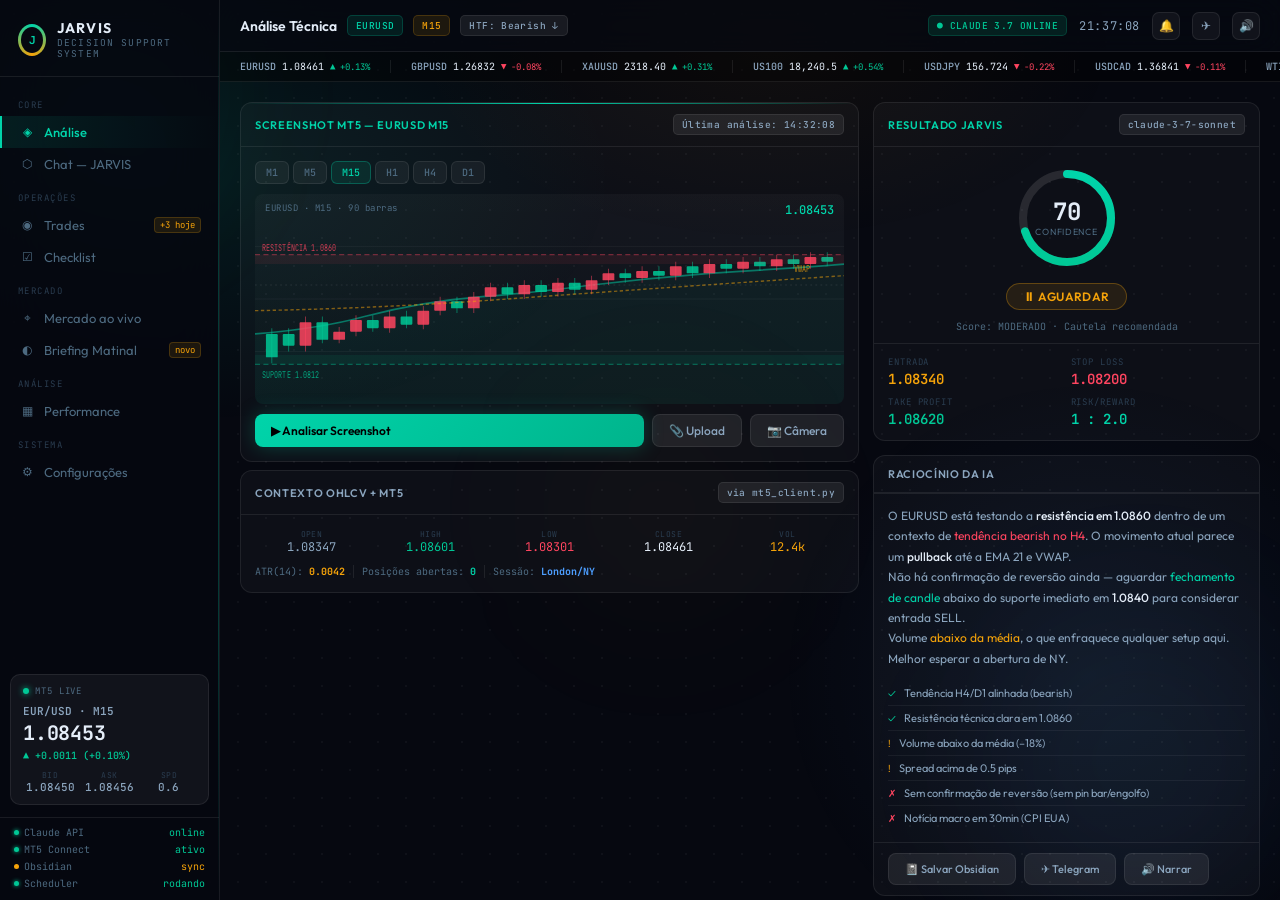
<file: docs/ui-references/jarvis_hud_v4_final.html>
<!DOCTYPE html>
<html lang="pt-BR">
<head>
<meta charset="UTF-8">
<meta name="viewport" content="width=device-width, initial-scale=1.0">
<title>Oracle Trader Assist — HUD Visual Reference v4</title>
<!-- ⚠️ REFERÊNCIA VISUAL APENAS — Design system e layout de referência.
     Nome oficial: Oracle Trader Assist (oracle_*)
     Esta referência serve apenas para direção de UX, layout e glassmorphism.
     Não representa o frontend final nem a arquitetura do sistema. -->
<link rel="preconnect" href="https://fonts.googleapis.com">
<link href="https://fonts.googleapis.com/css2?family=Outfit:wght@300;400;500;600;700&family=JetBrains+Mono:wght@300;400;500;700&display=swap" rel="stylesheet">
<style>
/* ══════════════════════════════════════════════════
   JARVIS DSS v4 — DESIGN SYSTEM
   Apple × Bloomberg × Iron Man
══════════════════════════════════════════════════ */

*, *::before, *::after { margin:0; padding:0; box-sizing:border-box; }

:root {
  /* Backgrounds */
  --bg:        #060810;
  --bg-b:      #08090F;
  --s1:        rgba(255,255,255,0.030);
  --s2:        rgba(255,255,255,0.050);
  --s3:        rgba(255,255,255,0.075);
  --s4:        rgba(255,255,255,0.110);
  --border:    rgba(255,255,255,0.080);
  --border-hi: rgba(255,255,255,0.150);

  /* Primary — Electric Teal */
  --tl:        #00D4AA;
  --tl-lo:     rgba(0,212,170,0.10);
  --tl-mid:    rgba(0,212,170,0.20);
  --tl-glow:   rgba(0,212,170,0.40);

  /* Secondary — Amber Gold */
  --am:        #F5A30A;
  --am-lo:     rgba(245,163,10,0.10);
  --am-mid:    rgba(245,163,10,0.20);

  /* Status */
  --green:     #00C896;
  --green-lo:  rgba(0,200,150,0.12);
  --red:       #FF4560;
  --red-lo:    rgba(255,69,96,0.12);
  --blue:      #4D9EFF;
  --blue-lo:   rgba(77,158,255,0.12);

  /* Text */
  --t1:   #E4EDF8;
  --t2:   #8BA5BE;
  --t3:   #4D6A80;
  --t4:   #2A3D50;

  /* Fonts */
  --sans: 'Outfit', sans-serif;
  --mono: 'JetBrains Mono', monospace;

  /* Layout */
  --sb-w: 220px;
  --top-h: 52px;
  --tick-h: 30px;
}

html, body { height:100%; overflow:hidden; }

body {
  font-family: var(--sans);
  background: var(--bg);
  color: var(--t1);
  display: flex;
  position: relative;
}

/* ── AMBIENT BACKGROUND ─────────────────────── */
body::before {
  content:'';
  position:fixed; inset:0;
  background:
    radial-gradient(ellipse 55% 45% at 15% 20%, rgba(0,212,170,0.09) 0%, transparent 60%),
    radial-gradient(ellipse 40% 55% at 85% 75%, rgba(77,158,255,0.07) 0%, transparent 60%),
    radial-gradient(ellipse 50% 40% at 60% 5%,  rgba(245,163,10,0.05) 0%, transparent 55%);
  pointer-events:none; z-index:0;
}

/* Dot grid overlay */
body::after {
  content:'';
  position:fixed; inset:0;
  background-image: radial-gradient(rgba(255,255,255,0.04) 1px, transparent 1px);
  background-size: 28px 28px;
  pointer-events:none; z-index:0;
}

/* ══════════════════════════════════════════════
   LAYOUT SHELL
══════════════════════════════════════════════ */
.shell {
  display:flex; width:100%; height:100%; position:relative; z-index:1;
}

/* ══════════════════════════════════════════════
   SIDEBAR
══════════════════════════════════════════════ */
.sidebar {
  width: var(--sb-w);
  height: 100%;
  background: rgba(6,8,16,0.85);
  backdrop-filter: blur(24px);
  border-right: 1px solid var(--border);
  display: flex;
  flex-direction: column;
  flex-shrink: 0;
  overflow: hidden;
  position: relative;
}

.sidebar::after {
  content:'';
  position:absolute; top:0; right:0;
  width:1px; height:100%;
  background: linear-gradient(to bottom, transparent 0%, var(--tl) 30%, var(--tl) 70%, transparent 100%);
  opacity:0.25;
}

/* Logo */
.logo {
  padding: 20px 18px 16px;
  border-bottom: 1px solid var(--border);
  display:flex; align-items:center; gap:11px;
}

.logo-orb {
  width:32px; height:32px;
  background: conic-gradient(from 0deg, var(--tl), var(--am), var(--tl));
  border-radius:50%;
  display:flex; align-items:center; justify-content:center;
  position:relative;
  animation: orb-spin 8s linear infinite;
}

.logo-orb::before {
  content:'';
  position:absolute; inset:3px;
  background: var(--bg);
  border-radius:50%;
}

.logo-orb::after {
  content:'J';
  font-family: var(--mono);
  font-size:11px; font-weight:700;
  color: var(--tl);
  position:relative; z-index:1;
}

@keyframes orb-spin {
  from { transform: rotate(0deg); }
  to   { transform: rotate(360deg); }
}

.logo-text { line-height:1.2; }
.logo-name { font-size:14px; font-weight:700; letter-spacing:.08em; color:var(--t1); }
.logo-sub  { font-size:9.5px; letter-spacing:.12em; color:var(--t3); text-transform:uppercase; font-family:var(--mono); }

/* Nav */
.nav { padding:10px 0; flex:1; overflow-y:auto; }
.nav::-webkit-scrollbar { width:2px; }
.nav::-webkit-scrollbar-thumb { background:var(--border-hi); }

.nav-sec {
  font-size:9px; letter-spacing:.16em; color:var(--t4);
  text-transform:uppercase; font-family:var(--mono);
  padding: 12px 18px 5px;
}

.nav-item {
  display:flex; align-items:center; gap:10px;
  padding: 8px 18px;
  cursor:pointer; border:none; background:none;
  width:100%; text-align:left;
  color:var(--t3); font-size:13px; font-family:var(--sans);
  font-weight:400; transition: all .18s;
  border-left: 2px solid transparent;
  position:relative;
}

.nav-item:hover { color:var(--t1); background:var(--s2); }

.nav-item.on {
  color:var(--tl);
  background: linear-gradient(90deg, var(--tl-lo), transparent);
  border-left-color: var(--tl);
  font-weight:500;
}

.nav-item .ni { font-size:12px; width:14px; text-align:center; }

.nav-badge {
  margin-left:auto;
  font-family:var(--mono); font-size:9px;
  background:var(--am-lo); color:var(--am);
  border:1px solid var(--am-mid); border-radius:4px;
  padding:1px 5px;
}

/* MT5 Widget */
.mt5 {
  margin:10px 10px 12px;
  background:var(--s2); border:1px solid var(--border);
  border-radius:10px; padding:10px 12px;
}

.mt5-head {
  display:flex; align-items:center; gap:6px;
  font-family:var(--mono); font-size:9px; color:var(--t3);
  letter-spacing:.1em; text-transform:uppercase; margin-bottom:7px;
}

.live-dot {
  width:6px; height:6px; border-radius:50%;
  background:var(--green);
  box-shadow: 0 0 6px var(--green);
  animation: pulse 2s infinite;
}

@keyframes pulse { 0%,100%{opacity:1} 50%{opacity:.4} }

.mt5-sym { font-size:11px; font-weight:600; color:var(--t2); font-family:var(--mono); margin-bottom:2px; }
.mt5-price {
  font-family:var(--mono); font-size:20px; font-weight:700;
  color:var(--t1); letter-spacing:-.01em; margin-bottom:3px;
}

.mt5-chg { font-family:var(--mono); font-size:10px; font-weight:500; margin-bottom:8px; }
.pos { color:var(--green); } .neg { color:var(--red); }

.mt5-grid { display:grid; grid-template-columns:1fr 1fr 1fr; gap:5px; }
.mt5-cell { text-align:center; }
.mt5-lbl { font-size:8px; color:var(--t4); font-family:var(--mono); letter-spacing:.06em; text-transform:uppercase; }
.mt5-val { font-size:11px; color:var(--t2); font-family:var(--mono); font-weight:500; }

/* System status */
.sys-status {
  padding:8px 14px 10px;
  border-top:1px solid var(--border);
  display:flex; flex-direction:column; gap:4px;
}

.sys-row {
  display:flex; align-items:center; justify-content:space-between;
  font-size:10px; color:var(--t3); font-family:var(--mono);
}

.sys-dot { width:5px; height:5px; border-radius:50%; margin-right:5px; }
.ok  { background:var(--green); box-shadow:0 0 4px var(--green); }
.warn{ background:var(--am); }
.err { background:var(--red); }

/* ══════════════════════════════════════════════
   MAIN
══════════════════════════════════════════════ */
.main { flex:1; display:flex; flex-direction:column; overflow:hidden; min-width:0; }

/* Topbar */
.topbar {
  height:var(--top-h);
  background:rgba(6,8,16,0.75); backdrop-filter:blur(20px);
  border-bottom:1px solid var(--border);
  display:flex; align-items:center; justify-content:space-between;
  padding:0 20px; flex-shrink:0;
}

.topbar-l { display:flex; align-items:center; gap:10px; }
.page-title { font-size:14px; font-weight:600; color:var(--t1); }

.badge {
  font-family:var(--mono); font-size:9.5px; font-weight:500;
  padding:3px 8px; border-radius:5px; letter-spacing:.04em;
}

.badge-tl { background:var(--tl-lo); color:var(--tl); border:1px solid rgba(0,212,170,.2); }
.badge-am { background:var(--am-lo); color:var(--am); border:1px solid rgba(245,163,10,.2); }
.badge-g  { background:var(--green-lo); color:var(--green); border:1px solid rgba(0,200,150,.2); }
.badge-r  { background:var(--red-lo); color:var(--red); border:1px solid rgba(255,69,96,.2); }
.badge-b  { background:var(--blue-lo); color:var(--blue); border:1px solid rgba(77,158,255,.2); }
.badge-s  { background:var(--s3); color:var(--t2); border:1px solid var(--border); }

.topbar-r { display:flex; align-items:center; gap:12px; }

.clock {
  font-family:var(--mono); font-size:12px; color:var(--t2); letter-spacing:.05em;
}

.topbar-btn {
  width:28px; height:28px; border-radius:7px;
  background:var(--s2); border:1px solid var(--border);
  cursor:pointer; font-size:12px; color:var(--t2);
  display:flex; align-items:center; justify-content:center;
  transition:all .15s;
}
.topbar-btn:hover { background:var(--s3); color:var(--t1); }

/* Ticker */
.ticker-wrap {
  height:var(--tick-h); background:rgba(0,0,0,0.4);
  border-bottom:1px solid var(--border);
  overflow:hidden; flex-shrink:0;
  display:flex; align-items:center;
}

.ticker-inner {
  display:flex; gap:0; white-space:nowrap;
  animation: ticker-scroll 45s linear infinite;
}

@keyframes ticker-scroll {
  from { transform:translateX(0); }
  to   { transform:translateX(-50%); }
}

.tick-item {
  display:inline-flex; align-items:center; gap:6px;
  padding:0 20px; border-right:1px solid var(--border);
  font-family:var(--mono); font-size:10px;
}

.tick-sym { color:var(--t2); font-weight:500; }
.tick-p   { color:var(--t1); }
.tick-chg { font-size:9px; }

/* Content area */
.content { flex:1; overflow:hidden; position:relative; }
.page    { display:none; height:100%; overflow-y:auto; padding:20px; }
.page.on { display:block; }
.page::-webkit-scrollbar { width:4px; }
.page::-webkit-scrollbar-thumb { background:var(--border-hi); border-radius:2px; }

/* ══════════════════════════════════════════════
   GRID / CARDS
══════════════════════════════════════════════ */
.g3 { display:grid; grid-template-columns:1fr 1fr 1fr; gap:14px; }
.g2 { display:grid; grid-template-columns:1fr 1fr; gap:14px; }
.gc { } /* full col */

.card {
  background:var(--s1); border:1px solid var(--border);
  border-radius:12px; overflow:hidden;
  position:relative; transition:border-color .2s;
}

.card:hover { border-color:var(--border-hi); }

/* Corner bracket decoration */
.card::before, .card::after {
  content:''; position:absolute;
  width:10px; height:10px; z-index:1;
}
.card::before {
  top:6px; left:6px;
  border-top:1px solid var(--tl-glow); border-left:1px solid var(--tl-glow);
  opacity:0; transition:opacity .2s;
}
.card::after {
  bottom:6px; right:6px;
  border-bottom:1px solid var(--tl-glow); border-right:1px solid var(--tl-glow);
  opacity:0; transition:opacity .2s;
}
.card:hover::before, .card:hover::after { opacity:1; }

.card-head {
  display:flex; align-items:center; justify-content:space-between;
  padding:11px 14px; border-bottom:1px solid var(--border);
}

.card-title { font-size:11px; font-weight:600; letter-spacing:.06em; text-transform:uppercase; color:var(--t2); }
.card-title.tl { color:var(--tl); }
.card-title.am { color:var(--am); }
.card-title.g  { color:var(--green); }
.card-title.r  { color:var(--red); }

.card-body { padding:14px; }
.card-body.np { padding:0; }

/* ══════════════════════════════════════════════
   BUTTONS
══════════════════════════════════════════════ */
.btn {
  padding:8px 16px; border-radius:8px; font-size:12px; font-weight:500;
  cursor:pointer; border:none; transition:all .15s; font-family:var(--sans);
  display:inline-flex; align-items:center; gap:6px;
}

.btn-tl {
  background: linear-gradient(135deg, var(--tl), rgba(0,180,140,1));
  color:#000; font-weight:600;
  box-shadow: 0 0 20px rgba(0,212,170,0.25);
}
.btn-tl:hover { transform:translateY(-1px); box-shadow:0 4px 24px rgba(0,212,170,0.35); }

.btn-am { background:var(--am-mid); color:var(--am); border:1px solid var(--am-mid); }
.btn-am:hover { background:var(--am-lo); }

.btn-ghost { background:var(--s3); color:var(--t2); border:1px solid var(--border); }
.btn-ghost:hover { background:var(--s4); color:var(--t1); }

.btn-danger { background:var(--red-lo); color:var(--red); border:1px solid rgba(255,69,96,.2); }

/* ══════════════════════════════════════════════
   ① ANÁLISE PAGE
══════════════════════════════════════════════ */
#pg-analysis .analysis-layout {
  display:grid; grid-template-columns:1.6fr 1fr; gap:14px;
}

.chart-card { position:relative; }

.chart-canvas {
  width:100%; height:200px;
  background: linear-gradient(180deg, var(--s1) 0%, rgba(0,212,170,0.02) 100%);
  border-radius:8px; overflow:hidden; position:relative;
  margin-bottom:10px;
}

.chart-overlay-label {
  position:absolute; top:8px; left:10px;
  font-family:var(--mono); font-size:9px; color:var(--t3); letter-spacing:.06em;
}

.chart-overlay-price {
  position:absolute; top:8px; right:10px;
  font-family:var(--mono); font-size:12px; font-weight:500; color:var(--tl);
}

.tf-tabs {
  display:flex; gap:4px; margin-bottom:10px;
}

.tf-tab {
  padding:4px 10px; border-radius:6px; font-size:10px;
  font-family:var(--mono); font-weight:500; cursor:pointer;
  background:var(--s2); border:1px solid var(--border); color:var(--t3);
  transition:all .14s;
}
.tf-tab.on { background:var(--tl-lo); color:var(--tl); border-color:rgba(0,212,170,.3); }

.chart-actions { display:flex; gap:8px; }

/* Analysis result */
.confidence-ring-wrap {
  display:flex; flex-direction:column; align-items:center; padding:16px 0 10px;
}

.cring { position:relative; width:110px; height:110px; }

.cring svg { transform:rotate(-90deg); }

.cring-bg   { fill:none; stroke:var(--s4); stroke-width:8; }
.cring-fill { fill:none; stroke-width:8; stroke-linecap:round; transition:stroke-dashoffset 1.4s cubic-bezier(.4,0,.2,1); }

.cring-label {
  position:absolute; inset:0;
  display:flex; flex-direction:column; align-items:center; justify-content:center;
}

.cring-num { font-family:var(--mono); font-size:24px; font-weight:700; color:var(--t1); line-height:1; }
.cring-txt { font-size:9px; letter-spacing:.08em; text-transform:uppercase; color:var(--t3); margin-top:2px; }

.suggestion-pill {
  display:inline-block; padding:5px 16px; border-radius:20px;
  font-size:12px; font-weight:600; letter-spacing:.04em;
  margin:10px 0;
}

.pill-buy   { background:var(--green-lo); color:var(--green); border:1px solid rgba(0,200,150,.3); }
.pill-sell  { background:var(--red-lo);   color:var(--red);   border:1px solid rgba(255,69,96,.3); }
.pill-wait  { background:var(--am-lo);    color:var(--am);    border:1px solid rgba(245,163,10,.3); }
.pill-avoid { background:var(--s3);       color:var(--t3);    border:1px solid var(--border); }

.analysis-text {
  font-size:12px; line-height:1.7; color:var(--t2); padding:12px 14px;
  border-top:1px solid var(--border);
}

.analysis-text strong { color:var(--t1); font-weight:500; }
.analysis-text .hl-tl { color:var(--tl); }
.analysis-text .hl-am { color:var(--am); }
.analysis-text .hl-r  { color:var(--red); }

/* Setup box */
.setup-grid {
  display:grid; grid-template-columns:1fr 1fr; gap:8px;
  padding:12px 14px;
}

.setup-item {}
.setup-lbl { font-size:9px; text-transform:uppercase; letter-spacing:.1em; color:var(--t4); font-family:var(--mono); margin-bottom:2px; }
.setup-val { font-family:var(--mono); font-size:14px; font-weight:600; color:var(--t1); }
.setup-val.pos { color:var(--green); }
.setup-val.neg { color:var(--red); }
.setup-val.am  { color:var(--am); }

/* Reasoning list */
.reason-list { padding:0 14px 12px; }
.reason-item {
  display:flex; gap:8px; align-items:flex-start;
  font-size:11px; color:var(--t2); padding:5px 0;
  border-bottom:1px solid var(--s2);
}
.reason-item:last-child { border:none; }
.ri-icon { font-size:10px; margin-top:1px; flex-shrink:0; }
.ri-ok   { color:var(--green); }
.ri-warn { color:var(--am); }
.ri-bad  { color:var(--red); }

/* Upload drop area */
.drop-zone {
  border:2px dashed var(--border-hi); border-radius:10px;
  padding:24px; text-align:center; cursor:pointer;
  transition:all .2s; margin-bottom:10px;
  background:var(--s1);
}
.drop-zone:hover { border-color:var(--tl); background:var(--tl-lo); }
.drop-icon { font-size:24px; margin-bottom:6px; opacity:.5; }
.drop-label { font-size:12px; color:var(--t3); }
.drop-sub   { font-size:10px; color:var(--t4); margin-top:3px; }

/* ══════════════════════════════════════════════
   ② CHAT PAGE
══════════════════════════════════════════════ */
#pg-chat { display:flex; flex-direction:column; padding:0; }

.chat-area {
  flex:1; overflow-y:auto; padding:20px;
  display:flex; flex-direction:column; gap:14px;
}
.chat-area::-webkit-scrollbar { width:3px; }
.chat-area::-webkit-scrollbar-thumb { background:var(--border-hi); }

.msg { max-width:78%; display:flex; flex-direction:column; gap:4px; }
.msg-jarvis { align-self:flex-start; }
.msg-user   { align-self:flex-end; align-items:flex-end; }

.msg-name { font-size:9.5px; letter-spacing:.06em; color:var(--t4); font-family:var(--mono); text-transform:uppercase; }

.msg-bubble {
  padding:10px 14px; border-radius:12px;
  font-size:12.5px; line-height:1.65; color:var(--t1);
}
.jarvis-bubble {
  background:var(--s2); border:1px solid var(--border);
  border-bottom-left-radius:3px;
}
.user-bubble {
  background: linear-gradient(135deg, rgba(0,212,170,0.15), rgba(0,180,140,0.08));
  border:1px solid rgba(0,212,170,0.2);
  border-bottom-right-radius:3px;
}

.msg-meta { font-size:9px; color:var(--t4); font-family:var(--mono); }

.chat-confidence {
  display:inline-flex; align-items:center; gap:6px;
  background:var(--s3); border:1px solid var(--border);
  border-radius:6px; padding:4px 10px; margin-top:6px;
  font-family:var(--mono); font-size:10px;
}

.typing-anim {
  display:inline-flex; gap:4px; align-items:center; padding:4px 0;
}
.typing-dot {
  width:5px; height:5px; border-radius:50%; background:var(--tl);
  animation: typing 1.2s infinite;
}
.typing-dot:nth-child(2) { animation-delay:.2s; }
.typing-dot:nth-child(3) { animation-delay:.4s; }
@keyframes typing { 0%,100%{opacity:.2;transform:translateY(0)} 50%{opacity:1;transform:translateY(-3px)} }

.quick-actions {
  display:flex; gap:6px; flex-wrap:wrap; margin-bottom:8px;
}
.qa-btn {
  background:var(--s2); border:1px solid var(--border);
  border-radius:20px; padding:4px 12px; font-size:11px;
  color:var(--t2); cursor:pointer; transition:all .15s;
}
.qa-btn:hover { background:var(--tl-lo); border-color:rgba(0,212,170,.3); color:var(--tl); }

.chat-input-bar {
  padding:12px 20px 16px;
  border-top:1px solid var(--border);
  background:rgba(6,8,16,0.8);
  display:flex; gap:8px; align-items:flex-end;
}

.chat-input {
  flex:1; background:var(--s2); border:1px solid var(--border);
  border-radius:10px; padding:9px 14px;
  color:var(--t1); font-size:13px; font-family:var(--sans);
  resize:none; outline:none; min-height:40px; max-height:120px;
  transition:border-color .15s;
}
.chat-input:focus { border-color:rgba(0,212,170,.4); }
.chat-input::placeholder { color:var(--t4); }

/* ══════════════════════════════════════════════
   ③ TRADES PAGE
══════════════════════════════════════════════ */
.stats-bar {
  display:grid; grid-template-columns:repeat(5,1fr); gap:10px; margin-bottom:14px;
}

.stat-card {
  background:var(--s2); border:1px solid var(--border);
  border-radius:10px; padding:12px 14px;
  text-align:center;
}
.stat-lbl { font-size:9px; text-transform:uppercase; letter-spacing:.1em; color:var(--t4); font-family:var(--mono); margin-bottom:4px; }
.stat-val { font-family:var(--mono); font-size:18px; font-weight:700; color:var(--t1); line-height:1; }
.stat-sub { font-size:9px; color:var(--t3); margin-top:2px; font-family:var(--mono); }

.filter-tabs { display:flex; gap:4px; margin-bottom:12px; }
.ftab {
  padding:5px 14px; border-radius:7px; font-size:11px; font-weight:500;
  cursor:pointer; background:var(--s2); border:1px solid var(--border);
  color:var(--t3); transition:all .14s;
}
.ftab.on { background:var(--tl-lo); color:var(--tl); border-color:rgba(0,212,170,.3); }

.trade-table { width:100%; border-collapse:collapse; font-size:12px; }
.trade-table th {
  font-family:var(--mono); font-size:9px; letter-spacing:.1em; text-transform:uppercase;
  color:var(--t4); font-weight:400; padding:8px 10px; text-align:left;
  border-bottom:1px solid var(--border);
}
.trade-table td {
  padding:9px 10px; border-bottom:1px solid var(--s2);
  color:var(--t2); vertical-align:middle;
}
.trade-table tr:hover td { background:var(--s2); color:var(--t1); }
.trade-table td.mono { font-family:var(--mono); font-size:11px; }
.trade-table td.win  { color:var(--green); font-weight:600; }
.trade-table td.loss { color:var(--red);   font-weight:600; }
.trade-table td.be   { color:var(--am);    font-weight:600; }

.setup-tag {
  background:var(--s3); border:1px solid var(--border);
  border-radius:4px; padding:2px 7px; font-size:9.5px;
  font-family:var(--mono); color:var(--t3);
}

/* ══════════════════════════════════════════════
   ④ MERCADO PAGE
══════════════════════════════════════════════ */
.mkt-grid { display:grid; grid-template-columns:repeat(3,1fr); gap:12px; margin-bottom:14px; }

.mkt-card {
  background:var(--s2); border:1px solid var(--border);
  border-radius:10px; padding:12px 14px; cursor:pointer;
  transition:all .15s;
}
.mkt-card:hover { border-color:var(--border-hi); }
.mkt-card.sel { border-color:var(--tl); background:var(--tl-lo); }

.mkt-sym  { font-family:var(--mono); font-size:11px; font-weight:600; color:var(--t2); margin-bottom:2px; }
.mkt-p    { font-family:var(--mono); font-size:18px; font-weight:700; color:var(--t1); margin-bottom:3px; }
.mkt-chg  { font-family:var(--mono); font-size:10px; }

.tf-align-grid {
  display:grid; grid-template-columns:repeat(6,1fr); gap:6px;
  padding:12px 14px;
}

.tfa {
  background:var(--s2); border:1px solid var(--border);
  border-radius:8px; padding:8px 6px; text-align:center;
}
.tfa-name { font-family:var(--mono); font-size:9px; color:var(--t4); letter-spacing:.05em; margin-bottom:5px; }
.tfa-trend {
  font-size:14px; font-weight:700; border-radius:5px;
  padding:3px 8px; display:inline-block;
  font-family:var(--mono); font-size:10px;
}
.tfa-up   { background:var(--green-lo); color:var(--green); }
.tfa-down { background:var(--red-lo);   color:var(--red);   }
.tfa-side { background:var(--am-lo);    color:var(--am);    }

.session-bar {
  display:flex; height:32px; border-radius:8px; overflow:hidden;
  margin:12px 14px 8px;
}
.session-seg { display:flex; align-items:center; justify-content:center; font-size:9px; font-family:var(--mono); }
.sess-sydney  { background:rgba(77,158,255,.12); color:var(--blue); flex:1.5; }
.sess-tokyo   { background:rgba(245,163,10,.10); color:var(--am);   flex:1.5; }
.sess-london  { background:rgba(0,212,170,.12);  color:var(--tl);   flex:2; }
.sess-ny      { background:rgba(255,69,96,.10);  color:var(--red);  flex:2; }
.sess-overlap { background:rgba(0,212,170,.22);  color:var(--tl);   flex:.8; }

/* ══════════════════════════════════════════════
   ⑤ PERFORMANCE PAGE
══════════════════════════════════════════════ */
.perf-top { display:grid; grid-template-columns:200px 1fr 1fr; gap:14px; margin-bottom:14px; }

.wr-gauge { text-align:center; padding:14px; }
.wr-gauge svg { display:block; margin:0 auto 8px; }

.gauge-arc { fill:none; stroke-width:14; stroke-linecap:round; }
.gauge-bg  { stroke:var(--s4); }
.gauge-val { stroke:var(--green); stroke-dasharray:220; stroke-dashoffset:60; transition:stroke-dashoffset 1.5s ease; }

.wr-num  { font-family:var(--mono); font-size:28px; font-weight:700; color:var(--green); }
.wr-sub  { font-size:10px; color:var(--t3); letter-spacing:.06em; text-transform:uppercase; }

.metric-rows { display:flex; flex-direction:column; gap:8px; padding:12px 14px; }
.mrow {
  display:flex; align-items:center; justify-content:space-between;
  font-size:12px; padding:5px 0; border-bottom:1px solid var(--s2);
}
.mrow:last-child { border:none; }
.mrow-lbl { color:var(--t3); }
.mrow-val { font-family:var(--mono); font-weight:600; color:var(--t1); font-size:13px; }

.pnl-bars { padding:12px 14px; }
.pnl-bar-row { display:flex; align-items:center; gap:8px; margin-bottom:7px; }
.pnl-day  { font-family:var(--mono); font-size:9px; color:var(--t4); width:28px; }
.pnl-bar-track { flex:1; height:14px; background:var(--s2); border-radius:3px; overflow:hidden; }
.pnl-bar-fill  { height:100%; border-radius:3px; transition:width 1s ease; }
.pnl-bar-pos   { background:linear-gradient(90deg, var(--green-lo), var(--green)); }
.pnl-bar-neg   { background:linear-gradient(90deg, var(--red), var(--red-lo)); }
.pnl-val  { font-family:var(--mono); font-size:9px; color:var(--t2); width:55px; text-align:right; }

/* ══════════════════════════════════════════════
   ⑥ BRIEFING PAGE
══════════════════════════════════════════════ */
.briefing-text {
  font-size:13px; line-height:1.8; color:var(--t2);
  padding:16px 18px;
}
.briefing-text h3 { color:var(--tl); font-size:12px; letter-spacing:.06em; text-transform:uppercase; margin:12px 0 6px; font-family:var(--mono); }
.briefing-text p  { margin-bottom:10px; }
.briefing-text strong { color:var(--t1); font-weight:500; }

.watchlist-item {
  display:flex; align-items:center; justify-content:space-between;
  padding:10px 14px; border-bottom:1px solid var(--s2);
}
.watchlist-item:last-child { border:none; }
.wi-left  { display:flex; flex-direction:column; gap:2px; }
.wi-sym   { font-family:var(--mono); font-size:12px; font-weight:600; color:var(--t1); }
.wi-setup { font-size:10px; color:var(--t3); }
.wi-right { text-align:right; }
.wi-tf    { font-family:var(--mono); font-size:10px; }

/* ══════════════════════════════════════════════
   ⑦ CHECKLIST PAGE
══════════════════════════════════════════════ */
.checklist-layout { display:grid; grid-template-columns:1fr 340px; gap:14px; }

.check-group { margin-bottom:10px; }
.check-group-title {
  font-size:9px; letter-spacing:.12em; text-transform:uppercase;
  color:var(--t4); font-family:var(--mono); padding:8px 14px 5px;
  border-top:1px solid var(--s2);
}

.check-item {
  display:flex; align-items:flex-start; gap:10px;
  padding:9px 14px; border-bottom:1px solid var(--s2);
  cursor:pointer; transition:background .14s;
  -webkit-user-select:none; user-select:none;
}
.check-item:hover { background:var(--s2); }

.check-box {
  width:16px; height:16px; border-radius:4px;
  border:1.5px solid var(--border-hi); flex-shrink:0;
  display:flex; align-items:center; justify-content:center;
  transition:all .15s; margin-top:1px;
}
.check-item.checked .check-box {
  background:var(--tl); border-color:var(--tl);
}
.check-item.checked .check-box::after { content:'✓'; font-size:10px; color:#000; font-weight:700; }
.check-item.blocked .check-box { border-color:var(--red); background:var(--red-lo); }
.check-item.blocked .check-box::after { content:'✗'; font-size:10px; color:var(--red); font-weight:700; }

.check-text { font-size:12px; color:var(--t2); line-height:1.5; }
.check-item.checked .check-text { color:var(--t3); text-decoration:line-through; }

.check-score-bar {
  height:4px; border-radius:2px; background:var(--s3);
  margin:14px 14px 4px; overflow:hidden;
}
.check-score-fill { height:100%; border-radius:2px; transition:width .5s ease; }
.score-low  { background:var(--red); }
.score-mid  { background:var(--am); }
.score-high { background:var(--green); }

.score-label { font-family:var(--mono); font-size:11px; color:var(--t3); text-align:center; margin-bottom:8px; }

/* Risk calculator */
.risk-inputs { display:grid; grid-template-columns:1fr 1fr; gap:8px; padding:12px 14px; }

.risk-field label { font-size:9px; text-transform:uppercase; letter-spacing:.1em; color:var(--t4); font-family:var(--mono); display:block; margin-bottom:4px; }
.risk-field input {
  width:100%; background:var(--s3); border:1px solid var(--border);
  border-radius:7px; padding:7px 10px; color:var(--t1);
  font-family:var(--mono); font-size:13px; outline:none;
  transition:border-color .14s;
}
.risk-field input:focus { border-color:rgba(0,212,170,.4); }

.risk-result { padding:10px 14px; border-top:1px solid var(--border); }
.risk-row { display:flex; justify-content:space-between; align-items:center; padding:5px 0; }
.risk-row-lbl { font-size:11px; color:var(--t3); }
.risk-row-val { font-family:var(--mono); font-size:13px; font-weight:600; }

/* Anti-FOMO */
.fomo-item {
  display:flex; align-items:center; justify-content:space-between;
  padding:9px 14px; border-bottom:1px solid var(--s2);
  font-size:11px;
}
.fomo-label { color:var(--t2); }
.fomo-status { font-family:var(--mono); font-size:10px; padding:2px 8px; border-radius:4px; font-weight:500; }
.fs-ok   { background:var(--green-lo); color:var(--green); }
.fs-warn { background:var(--am-lo); color:var(--am); }
.fs-bad  { background:var(--red-lo); color:var(--red); }

/* ══════════════════════════════════════════════
   ⑧ CONFIG PAGE
══════════════════════════════════════════════ */
.config-section { margin-bottom:14px; }
.config-title { font-size:10px; text-transform:uppercase; letter-spacing:.12em; color:var(--t4); font-family:var(--mono); padding:0 14px 8px; }

.config-row {
  display:flex; align-items:center; justify-content:space-between;
  padding:10px 14px; border-bottom:1px solid var(--s2);
}
.config-row:last-child { border:none; }
.config-lbl { font-size:12px; color:var(--t2); }
.config-sub { font-size:10px; color:var(--t4); margin-top:1px; }
.config-val { font-family:var(--mono); font-size:11px; color:var(--t3); }
.config-masked { letter-spacing:.1em; color:var(--t4); }

.toggle {
  width:34px; height:18px; background:var(--s4); border-radius:9px;
  cursor:pointer; position:relative; transition:background .2s;
}
.toggle.on { background:var(--tl); }
.toggle::after {
  content:''; position:absolute; width:12px; height:12px; border-radius:50%;
  background:#fff; top:3px; left:3px; transition:transform .2s;
}
.toggle.on::after { transform:translateX(16px); }

.status-indicator {
  display:flex; align-items:center; gap:5px;
  font-family:var(--mono); font-size:10px;
}

/* ══════════════════════════════════════════════
   SCAN LINE ANIMATION ON ACTIVE CARD
══════════════════════════════════════════════ */
@keyframes scan {
  0%  { transform:translateY(-100%); opacity:0; }
  10% { opacity:.4; }
  90% { opacity:.4; }
  100%{ transform:translateY(100vh); opacity:0; }
}

.scan-line {
  position:absolute; top:0; left:0; right:0; height:1px;
  background:linear-gradient(90deg, transparent, var(--tl), transparent);
  animation:scan 3s linear infinite;
  pointer-events:none;
}

/* ══════════════════════════════════════════════
   SCROLLBAR GLOBAL
══════════════════════════════════════════════ */
::-webkit-scrollbar        { width:4px; height:4px; }
::-webkit-scrollbar-track  { background:transparent; }
::-webkit-scrollbar-thumb  { background:var(--border-hi); border-radius:2px; }

/* ══════════════════════════════════════════════
   DIVIDER + MISC
══════════════════════════════════════════════ */
.divider { border:none; border-top:1px solid var(--border); margin:10px 0; }
.mono    { font-family:var(--mono); }
.gap8    { display:flex; gap:8px; flex-wrap:wrap; }
.mt8 { margin-top:8px; }
.mb8 { margin-bottom:8px; }
.row { display:flex; align-items:center; gap:8px; }

/* Chart SVG */
.svg-chart-wrap { width:100%; position:relative; }
</style>
</head>
<body>

<!-- AMBIENT ORBS -->
<div style="position:fixed;top:-80px;left:-80px;width:350px;height:350px;border-radius:50%;background:radial-gradient(circle,rgba(0,212,170,0.12),transparent 70%);filter:blur(60px);pointer-events:none;z-index:0;animation:orb-drift 14s ease-in-out infinite alternate"></div>
<div style="position:fixed;bottom:-60px;right:-60px;width:400px;height:400px;border-radius:50%;background:radial-gradient(circle,rgba(77,158,255,0.08),transparent 70%);filter:blur(70px);pointer-events:none;z-index:0;animation:orb-drift 18s ease-in-out infinite alternate-reverse"></div>
<div style="position:fixed;top:40%;left:40%;width:300px;height:300px;border-radius:50%;background:radial-gradient(circle,rgba(245,163,10,0.05),transparent 70%);filter:blur(80px);pointer-events:none;z-index:0"></div>
<style>@keyframes orb-drift{from{transform:translate(0,0)}to{transform:translate(30px,20px)}}</style>

<!-- SHELL -->
<div class="shell">

  <!-- ╔══════════════════════════════╗
       ║  SIDEBAR                    ║
       ╚══════════════════════════════╝ -->
  <aside class="sidebar">

    <!-- Logo -->
    <div class="logo">
      <div class="logo-orb"></div>
      <div class="logo-text">
        <div class="logo-name">JARVIS</div>
        <div class="logo-sub">Decision Support System</div>
      </div>
    </div>

    <!-- Navigation -->
    <nav class="nav">
      <div class="nav-sec">Core</div>
      <button class="nav-item on" onclick="nav('analysis',this)"><span class="ni">◈</span>Análise</button>
      <button class="nav-item" onclick="nav('chat',this)"><span class="ni">⬡</span>Chat — JARVIS</button>

      <div class="nav-sec">Operações</div>
      <button class="nav-item" onclick="nav('trades',this)"><span class="ni">◉</span>Trades <span class="nav-badge">+3 hoje</span></button>
      <button class="nav-item" onclick="nav('checklist',this)"><span class="ni">☑</span>Checklist</button>

      <div class="nav-sec">Mercado</div>
      <button class="nav-item" onclick="nav('market',this)"><span class="ni">⌖</span>Mercado ao vivo</button>
      <button class="nav-item" onclick="nav('briefing',this)"><span class="ni">◐</span>Briefing Matinal <span class="nav-badge">novo</span></button>

      <div class="nav-sec">Análise</div>
      <button class="nav-item" onclick="nav('perf',this)"><span class="ni">▦</span>Performance</button>

      <div class="nav-sec">Sistema</div>
      <button class="nav-item" onclick="nav('config',this)"><span class="ni">⚙</span>Configurações</button>
    </nav>

    <!-- MT5 Live Widget -->
    <div class="mt5">
      <div class="mt5-head"><div class="live-dot"></div>MT5 LIVE</div>
      <div class="mt5-sym" id="sb-sym">EUR/USD · M15</div>
      <div class="mt5-price" id="sb-price">1.08461</div>
      <div class="mt5-chg pos" id="sb-chg">▲ +0.0014 (+0.13%)</div>
      <div class="mt5-grid">
        <div class="mt5-cell">
          <div class="mt5-lbl">BID</div>
          <div class="mt5-val" id="sb-bid">1.08458</div>
        </div>
        <div class="mt5-cell">
          <div class="mt5-lbl">ASK</div>
          <div class="mt5-val" id="sb-ask">1.08464</div>
        </div>
        <div class="mt5-cell">
          <div class="mt5-lbl">SPD</div>
          <div class="mt5-val">0.6</div>
        </div>
      </div>
    </div>

    <!-- System Status -->
    <div class="sys-status">
      <div class="sys-row"><span style="display:flex;align-items:center"><span class="sys-dot ok"></span>Claude API</span><span style="color:#00C896">online</span></div>
      <div class="sys-row"><span style="display:flex;align-items:center"><span class="sys-dot ok"></span>MT5 Connect</span><span style="color:#00C896">ativo</span></div>
      <div class="sys-row"><span style="display:flex;align-items:center"><span class="sys-dot warn"></span>Obsidian</span><span style="color:#F5A30A">sync</span></div>
      <div class="sys-row"><span style="display:flex;align-items:center"><span class="sys-dot ok"></span>Scheduler</span><span style="color:#00C896">rodando</span></div>
    </div>
  </aside>

  <!-- ╔══════════════════════════════╗
       ║  MAIN                       ║
       ╚══════════════════════════════╝ -->
  <main class="main">

    <!-- Topbar -->
    <div class="topbar">
      <div class="topbar-l">
        <div class="page-title" id="page-title">Análise Técnica</div>
        <span class="badge badge-tl" id="topbar-sym">EURUSD</span>
        <span class="badge badge-am" id="topbar-tf">M15</span>
        <span class="badge badge-s" id="topbar-extra">HTF: Bearish ↓</span>
      </div>
      <div class="topbar-r">
        <span class="badge badge-g">● CLAUDE 3.7 ONLINE</span>
        <div class="clock" id="clock">--:--:--</div>
        <div class="topbar-btn" title="Notificações">🔔</div>
        <div class="topbar-btn" title="Telegram">✈</div>
        <div class="topbar-btn" title="TTS">🔊</div>
      </div>
    </div>

    <!-- Market Ticker -->
    <div class="ticker-wrap">
      <div class="ticker-inner" id="ticker">
        <!-- duplicated for seamless loop -->
        <span class="tick-item"><span class="tick-sym">EURUSD</span><span class="tick-p">1.08461</span><span class="tick-chg pos">▲ +0.13%</span></span>
        <span class="tick-item"><span class="tick-sym">GBPUSD</span><span class="tick-p">1.26832</span><span class="tick-chg neg">▼ -0.08%</span></span>
        <span class="tick-item"><span class="tick-sym">XAUUSD</span><span class="tick-p">2318.40</span><span class="tick-chg pos">▲ +0.31%</span></span>
        <span class="tick-item"><span class="tick-sym">US100</span><span class="tick-p">18,240.5</span><span class="tick-chg pos">▲ +0.54%</span></span>
        <span class="tick-item"><span class="tick-sym">USDJPY</span><span class="tick-p">156.724</span><span class="tick-chg neg">▼ -0.22%</span></span>
        <span class="tick-item"><span class="tick-sym">USDCAD</span><span class="tick-p">1.36841</span><span class="tick-chg neg">▼ -0.11%</span></span>
        <span class="tick-item"><span class="tick-sym">WTI</span><span class="tick-p">78.32</span><span class="tick-chg pos">▲ +0.67%</span></span>
        <span class="tick-item"><span class="tick-sym">AUDUSD</span><span class="tick-p">0.65104</span><span class="tick-chg pos">▲ +0.09%</span></span>
        <span class="tick-item"><span class="tick-sym">EURJPY</span><span class="tick-p">169.842</span><span class="tick-chg neg">▼ -0.14%</span></span>
        <!-- duplicate for infinite scroll -->
        <span class="tick-item"><span class="tick-sym">EURUSD</span><span class="tick-p">1.08461</span><span class="tick-chg pos">▲ +0.13%</span></span>
        <span class="tick-item"><span class="tick-sym">GBPUSD</span><span class="tick-p">1.26832</span><span class="tick-chg neg">▼ -0.08%</span></span>
        <span class="tick-item"><span class="tick-sym">XAUUSD</span><span class="tick-p">2318.40</span><span class="tick-chg pos">▲ +0.31%</span></span>
        <span class="tick-item"><span class="tick-sym">US100</span><span class="tick-p">18,240.5</span><span class="tick-chg pos">▲ +0.54%</span></span>
        <span class="tick-item"><span class="tick-sym">USDJPY</span><span class="tick-p">156.724</span><span class="tick-chg neg">▼ -0.22%</span></span>
        <span class="tick-item"><span class="tick-sym">USDCAD</span><span class="tick-p">1.36841</span><span class="tick-chg neg">▼ -0.11%</span></span>
        <span class="tick-item"><span class="tick-sym">WTI</span><span class="tick-p">78.32</span><span class="tick-chg pos">▲ +0.67%</span></span>
        <span class="tick-item"><span class="tick-sym">AUDUSD</span><span class="tick-p">0.65104</span><span class="tick-chg pos">▲ +0.09%</span></span>
        <span class="tick-item"><span class="tick-sym">EURJPY</span><span class="tick-p">169.842</span><span class="tick-chg neg">▼ -0.14%</span></span>
      </div>
    </div>

    <!-- Pages -->
    <div class="content">

      <!-- ══════════════════════════════════════
           ① ANÁLISE
      ══════════════════════════════════════ -->
      <div id="pg-analysis" class="page on">
        <div class="analysis-layout">

          <!-- LEFT: Chart + Controls -->
          <div>
            <div class="card mb8">
              <div class="scan-line"></div>
              <div class="card-head">
                <span class="card-title tl">Screenshot MT5 — EURUSD M15</span>
                <span class="badge badge-s">Última análise: 14:32:08</span>
              </div>
              <div class="card-body">
                <div class="tf-tabs">
                  <div class="tf-tab">M1</div>
                  <div class="tf-tab">M5</div>
                  <div class="tf-tab on">M15</div>
                  <div class="tf-tab">H1</div>
                  <div class="tf-tab">H4</div>
                  <div class="tf-tab">D1</div>
                </div>

                <!-- SVG Mock Chart -->
                <div class="chart-canvas" style="height:210px;position:relative">
                  <div class="chart-overlay-label">EURUSD · M15 · 90 barras</div>
                  <div class="chart-overlay-price" id="chart-price">1.08461</div>
                  <svg width="100%" height="100%" viewBox="0 0 700 180" preserveAspectRatio="none" style="position:absolute;inset:0">
                    <!-- Grid lines -->
                    <line x1="0" y1="45"  x2="700" y2="45"  stroke="rgba(255,255,255,0.04)" stroke-width="1"/>
                    <line x1="0" y1="90"  x2="700" y2="90"  stroke="rgba(255,255,255,0.04)" stroke-width="1"/>
                    <line x1="0" y1="135" x2="700" y2="135" stroke="rgba(255,255,255,0.04)" stroke-width="1"/>
                    <!-- EMA area fill -->
                    <path d="M0,120 Q80,115 130,105 Q200,92 270,88 Q340,84 400,78 Q470,72 540,68 Q610,65 700,60 L700,180 L0,180Z" fill="rgba(0,212,170,0.05)"/>
                    <!-- EMA line -->
                    <path d="M0,120 Q80,115 130,105 Q200,92 270,88 Q340,84 400,78 Q470,72 540,68 Q610,65 700,60" fill="none" stroke="rgba(0,212,170,0.5)" stroke-width="1.5"/>
                    <!-- Candles (simplified) -->
                    <!-- bearish candles -->
                    <g id="candles"></g>
                    <!-- Resistance zone -->
                    <rect x="0" y="52" width="700" height="8" fill="rgba(255,69,96,0.08)"/>
                    <line x1="0" y1="52" x2="700" y2="52" stroke="rgba(255,69,96,0.4)" stroke-width="1" stroke-dasharray="6,4"/>
                    <text x="8" y="49" fill="rgba(255,69,96,0.8)" font-size="8" font-family="JetBrains Mono,monospace">RESISTÊNCIA 1.0860</text>
                    <!-- Support zone -->
                    <rect x="0" y="138" width="700" height="8" fill="rgba(0,200,150,0.08)"/>
                    <line x1="0" y1="146" x2="700" y2="146" stroke="rgba(0,200,150,0.4)" stroke-width="1" stroke-dasharray="6,4"/>
                    <text x="8" y="158" fill="rgba(0,200,150,0.8)" font-size="8" font-family="JetBrains Mono,monospace">SUPORTE 1.0812</text>
                    <!-- VWAP -->
                    <path d="M0,100 Q150,98 300,90 Q450,82 700,70" fill="none" stroke="rgba(245,163,10,0.5)" stroke-width="1.2" stroke-dasharray="4,3"/>
                    <text x="640" y="67" fill="rgba(245,163,10,0.8)" font-size="8" font-family="JetBrains Mono,monospace">VWAP</text>
                    <!-- Current price line -->
                    <line x1="0" y1="78" x2="700" y2="78" stroke="rgba(255,255,255,0.2)" stroke-width="0.5" stroke-dasharray="2,4"/>
                  </svg>
                </div>

                <div class="chart-actions mt8">
                  <button class="btn btn-tl" style="flex:1" onclick="simulateAnalysis()">▶ Analisar Screenshot</button>
                  <button class="btn btn-ghost">📎 Upload</button>
                  <button class="btn btn-ghost">📷 Câmera</button>
                </div>
              </div>
            </div>

            <!-- OHLCV Context -->
            <div class="card">
              <div class="card-head">
                <span class="card-title">Contexto OHLCV + MT5</span>
                <span class="badge badge-s">via mt5_client.py</span>
              </div>
              <div class="card-body">
                <div style="display:grid;grid-template-columns:repeat(5,1fr);gap:6px">
                  <div style="text-align:center">
                    <div class="mt5-lbl">OPEN</div>
                    <div style="font-family:var(--mono);font-size:12px;color:var(--t2)">1.08347</div>
                  </div>
                  <div style="text-align:center">
                    <div class="mt5-lbl">HIGH</div>
                    <div style="font-family:var(--mono);font-size:12px;color:var(--green)">1.08601</div>
                  </div>
                  <div style="text-align:center">
                    <div class="mt5-lbl">LOW</div>
                    <div style="font-family:var(--mono);font-size:12px;color:var(--red)">1.08301</div>
                  </div>
                  <div style="text-align:center">
                    <div class="mt5-lbl">CLOSE</div>
                    <div style="font-family:var(--mono);font-size:12px;color:var(--t1)">1.08461</div>
                  </div>
                  <div style="text-align:center">
                    <div class="mt5-lbl">VOL</div>
                    <div style="font-family:var(--mono);font-size:12px;color:var(--am)">12.4k</div>
                  </div>
                </div>
                <div style="display:flex;gap:8px;margin-top:10px;font-size:10px;color:var(--t3);font-family:var(--mono)">
                  <span>ATR(14): <strong style="color:var(--am)">0.0042</strong></span>
                  <span style="border-left:1px solid var(--border);padding-left:8px">Posições abertas: <strong style="color:var(--tl)">0</strong></span>
                  <span style="border-left:1px solid var(--border);padding-left:8px">Sessão: <strong style="color:var(--blue)">London/NY</strong></span>
                </div>
              </div>
            </div>
          </div>

          <!-- RIGHT: Analysis Result -->
          <div style="display:flex;flex-direction:column;gap:14px">

            <!-- Confidence Ring -->
            <div class="card">
              <div class="card-head">
                <span class="card-title tl">Resultado JARVIS</span>
                <span class="badge badge-s">claude-3-7-sonnet</span>
              </div>
              <div class="confidence-ring-wrap">
                <div class="cring">
                  <svg width="110" height="110" viewBox="0 0 110 110">
                    <circle class="cring-bg"   cx="55" cy="55" r="44"/>
                    <circle class="cring-fill" cx="55" cy="55" r="44"
                      stroke="url(#ringGrad)"
                      stroke-dasharray="276.5"
                      stroke-dashoffset="83"
                      id="conf-ring"/>
                    <defs>
                      <linearGradient id="ringGrad" x1="0%" y1="0%" x2="100%" y2="0%">
                        <stop offset="0%"   stop-color="#00C896"/>
                        <stop offset="100%" stop-color="#00D4AA"/>
                      </linearGradient>
                    </defs>
                  </svg>
                  <div class="cring-label">
                    <div class="cring-num" id="conf-num">70</div>
                    <div class="cring-txt">Confidence</div>
                  </div>
                </div>
                <div class="suggestion-pill pill-wait" id="sugg-pill">⏸ AGUARDAR</div>
                <div style="font-size:10px;color:var(--t3);font-family:var(--mono)">Score: MODERADO · Cautela recomendada</div>
              </div>

              <!-- Setup Details -->
              <div class="setup-grid" style="border-top:1px solid var(--border)">
                <div class="setup-item">
                  <div class="setup-lbl">Entrada</div>
                  <div class="setup-val am">1.08340</div>
                </div>
                <div class="setup-item">
                  <div class="setup-lbl">Stop Loss</div>
                  <div class="setup-val neg">1.08200</div>
                </div>
                <div class="setup-item">
                  <div class="setup-lbl">Take Profit</div>
                  <div class="setup-val pos">1.08620</div>
                </div>
                <div class="setup-item">
                  <div class="setup-lbl">Risk/Reward</div>
                  <div class="setup-val tl" style="color:var(--tl)">1 : 2.0</div>
                </div>
              </div>
            </div>

            <!-- Analysis Text -->
            <div class="card">
              <div class="card-head">
                <span class="card-title">Raciocínio da IA</span>
              </div>
              <div class="analysis-text">
                <p>O EURUSD está testando a <strong>resistência em 1.0860</strong> dentro de um contexto de <span class="hl-r">tendência bearish no H4</span>. O movimento atual parece um <strong>pullback</strong> até a EMA 21 e VWAP.</p>
                <p>Não há confirmação de reversão ainda — aguardar <span class="hl-tl">fechamento de candle</span> abaixo do suporte imediato em <strong>1.0840</strong> para considerar entrada SELL.</p>
                <p>Volume <span class="hl-am">abaixo da média</span>, o que enfraquece qualquer setup aqui. Melhor esperar a abertura de NY.</p>
              </div>

              <!-- Factor checklist -->
              <div class="reason-list">
                <div class="reason-item"><span class="ri-icon ri-ok">✓</span>Tendência H4/D1 alinhada (bearish)</div>
                <div class="reason-item"><span class="ri-icon ri-ok">✓</span>Resistência técnica clara em 1.0860</div>
                <div class="reason-item"><span class="ri-icon ri-warn">!</span>Volume abaixo da média (–18%)</div>
                <div class="reason-item"><span class="ri-icon ri-warn">!</span>Spread acima de 0.5 pips</div>
                <div class="reason-item"><span class="ri-icon ri-bad">✗</span>Sem confirmação de reversão (sem pin bar/engolfo)</div>
                <div class="reason-item"><span class="ri-icon ri-bad">✗</span>Notícia macro em 30min (CPI EUA)</div>
              </div>

              <div style="padding:10px 14px;border-top:1px solid var(--border)">
                <div class="gap8">
                  <button class="btn btn-ghost" style="font-size:11px">📓 Salvar Obsidian</button>
                  <button class="btn btn-ghost" style="font-size:11px">✈ Telegram</button>
                  <button class="btn btn-ghost" style="font-size:11px">🔊 Narrar</button>
                </div>
              </div>
            </div>

          </div><!-- /right col -->
        </div><!-- /analysis-layout -->
      </div><!-- /pg-analysis -->


      <!-- ══════════════════════════════════════
           ② CHAT
      ══════════════════════════════════════ -->
      <div id="pg-chat" class="page" style="padding:0;display:none;flex-direction:column">
        <div class="chat-area" id="chat-area">

          <!-- JARVIS intro -->
          <div class="msg msg-jarvis">
            <div class="msg-name">JARVIS</div>
            <div class="msg-bubble jarvis-bubble">
              Bom dia. Analisei o mercado esta manhã — o EURUSD está em zona de decisão técnica. Sessão europeia com volume abaixo da média. Nenhum setup de alta convicção por enquanto.<br><br>
              Use <strong>@analisar [screenshot]</strong> para análise completa, ou me pergunte sobre qualquer ativo.
              <div class="chat-confidence">
                <span style="color:var(--t4)">Sistema:</span>
                <span style="color:var(--green)">Claude 3.7 · online</span>
                <span style="color:var(--t4)">·</span>
                <span style="color:var(--am)">Obsidian: 142 notas</span>
              </div>
            </div>
            <div class="msg-meta">09:15:42</div>
          </div>

          <!-- User message -->
          <div class="msg msg-user">
            <div class="msg-name" style="color:var(--t4)">você</div>
            <div class="msg-bubble user-bubble">
              Qual foi meu win rate nos últimos 30 dias no EURUSD?
            </div>
            <div class="msg-meta">09:18:03</div>
          </div>

          <!-- JARVIS response with data -->
          <div class="msg msg-jarvis" style="max-width:88%">
            <div class="msg-name">JARVIS</div>
            <div class="msg-bubble jarvis-bubble">
              Consultei o Obsidian e SQLite — aqui está o resumo:<br><br>
              <div style="background:var(--s3);border:1px solid var(--border);border-radius:8px;padding:10px 12px;font-family:var(--mono);font-size:11px;margin:6px 0">
                <div style="display:grid;grid-template-columns:1fr 1fr 1fr 1fr;gap:8px;margin-bottom:8px">
                  <div><div style="color:var(--t4);font-size:9px">WIN RATE</div><div style="color:var(--green);font-size:16px;font-weight:700">64%</div></div>
                  <div><div style="color:var(--t4);font-size:9px">TRADES</div><div style="color:var(--t1);font-size:16px;font-weight:700">22</div></div>
                  <div><div style="color:var(--t4);font-size:9px">P&L</div><div style="color:var(--green);font-size:16px;font-weight:700">+4.8R</div></div>
                  <div><div style="color:var(--t4);font-size:9px">PROFIT F.</div><div style="color:var(--am);font-size:16px;font-weight:700">1.74</div></div>
                </div>
                <div style="color:var(--t3)">Melhor setup: <span style="color:var(--tl)">Pullback EMA</span> (71% wr · 12 trades)</div>
                <div style="color:var(--t3)">Pior horário: <span style="color:var(--red)">09:00–10:00 BRT</span> (abertura europeia)</div>
              </div>
              Seu Profit Factor de <strong>1.74</strong> está sólido. O ponto de atenção é a queda no final da tarde — últimos 5 trades entre 16h–18h: 2W/3L. Revise se há fadiga de tela nesse horário.
            </div>
            <div class="msg-meta">09:18:07 · Obsidian + SQLite</div>
          </div>

          <!-- User -->
          <div class="msg msg-user">
            <div class="msg-name" style="color:var(--t4)">você</div>
            <div class="msg-bubble user-bubble">O setup atual no EURUSD vale entrar?</div>
            <div class="msg-meta">09:21:14</div>
          </div>

          <!-- JARVIS typing -->
          <div class="msg msg-jarvis" id="typing-msg">
            <div class="msg-name">JARVIS</div>
            <div class="msg-bubble jarvis-bubble">
              <div class="typing-anim">
                <div class="typing-dot"></div>
                <div class="typing-dot"></div>
                <div class="typing-dot"></div>
              </div>
            </div>
          </div>

        </div><!-- /chat-area -->

        <!-- Quick actions -->
        <div style="padding:10px 20px 0;border-top:1px solid var(--border);background:rgba(6,8,16,0.8)">
          <div class="quick-actions">
            <div class="qa-btn">▶ Analisar Setup</div>
            <div class="qa-btn">📊 Briefing de hoje</div>
            <div class="qa-btn">📓 Últimos trades</div>
            <div class="qa-btn">⚠ Checklist pré-trade</div>
            <div class="qa-btn">📈 Performance mensal</div>
          </div>
        </div>

        <!-- Input -->
        <div class="chat-input-bar">
          <textarea class="chat-input" id="chat-input" placeholder="Pergunte ao JARVIS... (@analisar, @setup, @performance)" rows="1"></textarea>
          <button class="btn btn-ghost" title="Anexar screenshot">📎</button>
          <button class="btn btn-tl" onclick="sendMsg()">→</button>
        </div>
      </div><!-- /pg-chat -->


      <!-- ══════════════════════════════════════
           ③ TRADES
      ══════════════════════════════════════ -->
      <div id="pg-trades" class="page" style="display:none">

        <!-- Stats Bar -->
        <div class="stats-bar">
          <div class="stat-card">
            <div class="stat-lbl">P&L Hoje</div>
            <div class="stat-val pos">+1.6R</div>
            <div class="stat-sub">+$128 · 2W 1L</div>
          </div>
          <div class="stat-card">
            <div class="stat-lbl">Win Rate</div>
            <div class="stat-val" style="color:var(--green)">64%</div>
            <div class="stat-sub">22 trades · 30d</div>
          </div>
          <div class="stat-card">
            <div class="stat-lbl">Profit Factor</div>
            <div class="stat-val" style="color:var(--am)">1.74</div>
            <div class="stat-sub">acima do mínimo (1.5)</div>
          </div>
          <div class="stat-card">
            <div class="stat-lbl">Max Drawdown</div>
            <div class="stat-val neg">-2.4R</div>
            <div class="stat-sub">dentro do limite</div>
          </div>
          <div class="stat-card">
            <div class="stat-lbl">Avg R/Trade</div>
            <div class="stat-val" style="color:var(--tl)">+0.22R</div>
            <div class="stat-sub">expectância positiva</div>
          </div>
        </div>

        <!-- Trade Table -->
        <div class="card">
          <div class="card-head">
            <span class="card-title">Histórico de Trades</span>
            <div class="filter-tabs" style="margin-bottom:0">
              <div class="ftab on">Hoje</div>
              <div class="ftab">Semana</div>
              <div class="ftab">Mês</div>
              <div class="ftab">Todos</div>
            </div>
          </div>
          <div class="card-body np">
            <table class="trade-table">
              <thead>
                <tr>
                  <th>Data/Hora</th>
                  <th>Ativo</th>
                  <th>Dir.</th>
                  <th>Setup</th>
                  <th>TF</th>
                  <th>Entrada</th>
                  <th>SL</th>
                  <th>TP</th>
                  <th>Saída</th>
                  <th>R/R</th>
                  <th>Resultado</th>
                  <th>Score</th>
                  <th>Obsidian</th>
                </tr>
              </thead>
              <tbody>
                <tr>
                  <td class="mono" style="color:var(--t3)">15/05 · 09:42</td>
                  <td class="mono">EURUSD</td>
                  <td><span class="badge badge-r" style="font-size:9px">SELL</span></td>
                  <td><span class="setup-tag">Pullback EMA</span></td>
                  <td class="mono">M15</td>
                  <td class="mono">1.0847</td>
                  <td class="mono" style="color:var(--red)">1.0863</td>
                  <td class="mono" style="color:var(--green)">1.0815</td>
                  <td class="mono">1.0820</td>
                  <td class="mono">1:2.0</td>
                  <td class="mono win">+1.7R</td>
                  <td><span class="badge badge-g" style="font-size:9px">82</span></td>
                  <td style="font-size:11px;color:var(--tl)">📓</td>
                </tr>
                <tr>
                  <td class="mono" style="color:var(--t3)">15/05 · 08:15</td>
                  <td class="mono">GBPUSD</td>
                  <td><span class="badge badge-g" style="font-size:9px">BUY</span></td>
                  <td><span class="setup-tag">Breakout S/R</span></td>
                  <td class="mono">H1</td>
                  <td class="mono">1.2668</td>
                  <td class="mono" style="color:var(--red)">1.2645</td>
                  <td class="mono" style="color:var(--green)">1.2714</td>
                  <td class="mono">1.2712</td>
                  <td class="mono">1:2.0</td>
                  <td class="mono win">+1.9R</td>
                  <td><span class="badge badge-g" style="font-size:9px">78</span></td>
                  <td style="font-size:11px;color:var(--tl)">📓</td>
                </tr>
                <tr>
                  <td class="mono" style="color:var(--t3)">14/05 · 15:20</td>
                  <td class="mono">EURUSD</td>
                  <td><span class="badge badge-r" style="font-size:9px">SELL</span></td>
                  <td><span class="setup-tag">Topo duplo</span></td>
                  <td class="mono">M15</td>
                  <td class="mono">1.0852</td>
                  <td class="mono" style="color:var(--red)">1.0868</td>
                  <td class="mono" style="color:var(--green)">1.0820</td>
                  <td class="mono">1.0866</td>
                  <td class="mono">1:2.0</td>
                  <td class="mono loss">-1.0R</td>
                  <td><span class="badge badge-r" style="font-size:9px">55</span></td>
                  <td style="font-size:11px;color:var(--tl)">📓</td>
                </tr>
                <tr>
                  <td class="mono" style="color:var(--t3)">14/05 · 11:05</td>
                  <td class="mono">XAUUSD</td>
                  <td><span class="badge badge-g" style="font-size:9px">BUY</span></td>
                  <td><span class="setup-tag">Ordem Interna</span></td>
                  <td class="mono">M5</td>
                  <td class="mono">2304.20</td>
                  <td class="mono" style="color:var(--red)">2297.00</td>
                  <td class="mono" style="color:var(--green)">2318.60</td>
                  <td class="mono">2316.10</td>
                  <td class="mono">1:1.66</td>
                  <td class="mono win">+1.6R</td>
                  <td><span class="badge badge-g" style="font-size:9px">88</span></td>
                  <td style="font-size:11px;color:var(--tl)">📓</td>
                </tr>
                <tr>
                  <td class="mono" style="color:var(--t3)">13/05 · 10:30</td>
                  <td class="mono">USDJPY</td>
                  <td><span class="badge badge-r" style="font-size:9px">SELL</span></td>
                  <td><span class="setup-tag">Falha de breakout</span></td>
                  <td class="mono">H1</td>
                  <td class="mono">156.82</td>
                  <td class="mono" style="color:var(--red)">157.20</td>
                  <td class="mono" style="color:var(--green)">156.06</td>
                  <td class="mono">156.82</td>
                  <td class="mono">1:2.0</td>
                  <td class="mono be">0.0R</td>
                  <td><span class="badge badge-am" style="font-size:9px">62</span></td>
                  <td style="font-size:11px;color:var(--tl)">📓</td>
                </tr>
              </tbody>
            </table>
          </div>
        </div>
      </div><!-- /pg-trades -->


      <!-- ══════════════════════════════════════
           ④ MERCADO
      ══════════════════════════════════════ -->
      <div id="pg-market" class="page" style="display:none">

        <!-- Asset Grid -->
        <div class="mkt-grid">
          <div class="mkt-card sel">
            <div class="mkt-sym">EUR/USD</div>
            <div class="mkt-p">1.08461</div>
            <div class="mkt-chg pos">▲ +0.0014 (+0.13%)</div>
          </div>
          <div class="mkt-card">
            <div class="mkt-sym">GBP/USD</div>
            <div class="mkt-p">1.26832</div>
            <div class="mkt-chg neg">▼ -0.0011 (-0.08%)</div>
          </div>
          <div class="mkt-card">
            <div class="mkt-sym">XAU/USD</div>
            <div class="mkt-p">2318.40</div>
            <div class="mkt-chg pos">▲ +7.20 (+0.31%)</div>
          </div>
          <div class="mkt-card">
            <div class="mkt-sym">USD/JPY</div>
            <div class="mkt-p">156.724</div>
            <div class="mkt-chg neg">▼ -0.344 (-0.22%)</div>
          </div>
          <div class="mkt-card">
            <div class="mkt-sym">US100</div>
            <div class="mkt-p">18,240.5</div>
            <div class="mkt-chg pos">▲ +98.0 (+0.54%)</div>
          </div>
          <div class="mkt-card">
            <div class="mkt-sym">WTI</div>
            <div class="mkt-p">78.32</div>
            <div class="mkt-chg pos">▲ +0.52 (+0.67%)</div>
          </div>
        </div>

        <div class="g2">
          <!-- Multi-TF Alignment -->
          <div class="card">
            <div class="card-head">
              <span class="card-title tl">Multi-Timeframe — EURUSD</span>
              <span class="badge badge-r">Bearish dominante</span>
            </div>
            <div class="tf-align-grid">
              <div class="tfa"><div class="tfa-name">MN</div><div class="tfa-trend tfa-down">↓ BEAR</div></div>
              <div class="tfa"><div class="tfa-name">W1</div><div class="tfa-trend tfa-down">↓ BEAR</div></div>
              <div class="tfa"><div class="tfa-name">D1</div><div class="tfa-trend tfa-down">↓ BEAR</div></div>
              <div class="tfa"><div class="tfa-name">H4</div><div class="tfa-trend tfa-side">→ LATE</div></div>
              <div class="tfa"><div class="tfa-name">H1</div><div class="tfa-trend tfa-side">→ LATE</div></div>
              <div class="tfa"><div class="tfa-name">M15</div><div class="tfa-trend tfa-up">↑ PBK</div></div>
            </div>
            <div style="padding:8px 14px 12px;font-size:11px;color:var(--t3)">
              Pullback em andamento no M15 dentro de tendência bearish D1. Aguardar exaustão do pullback para SELL.
            </div>
          </div>

          <!-- Sessions -->
          <div class="card">
            <div class="card-head">
              <span class="card-title am">Sessões de Mercado</span>
              <span class="badge badge-g">London + NY abertas</span>
            </div>
            <div class="card-body" style="padding-top:8px">
              <div class="session-bar">
                <div class="session-seg sess-sydney" style="opacity:.4">SYD</div>
                <div class="session-seg sess-tokyo" style="opacity:.4">TOK</div>
                <div class="session-seg sess-london">LON ●</div>
                <div class="session-seg sess-overlap">OVL</div>
                <div class="session-seg sess-ny">NY ●</div>
              </div>
              <div style="display:flex;gap:12px;font-size:10px;font-family:var(--mono);color:var(--t3);padding:8px 0">
                <span><span style="color:var(--tl)">●</span> London: 06:00–15:00 BRT</span>
                <span><span style="color:var(--red)">●</span> NY: 10:00–19:00 BRT</span>
              </div>
              <div style="font-size:10px;color:var(--am);font-family:var(--mono)">⚠ Overlap ativo — alta volatilidade</div>
            </div>

            <!-- Macro Calendar -->
            <div class="card-head" style="margin-top:4px"><span class="card-title">Calendário Macro Hoje</span></div>
            <div>
              <div class="watchlist-item">
                <div class="wi-left">
                  <div class="wi-sym">CPI EUA (MoM)</div>
                  <div class="wi-setup">15:30 BRT · 🔴 Alto impacto</div>
                </div>
                <div class="wi-right">
                  <div class="wi-tf" style="color:var(--am)">Prev: +0.3%</div>
                  <div class="wi-tf" style="color:var(--t3)">Ant: +0.4%</div>
                </div>
              </div>
              <div class="watchlist-item">
                <div class="wi-left">
                  <div class="wi-sym">Initial Jobless Claims</div>
                  <div class="wi-setup">15:30 BRT · 🟡 Médio impacto</div>
                </div>
                <div class="wi-right">
                  <div class="wi-tf" style="color:var(--t2)">Prev: 215k</div>
                </div>
              </div>
            </div>
          </div>
        </div>
      </div><!-- /pg-market -->


      <!-- ══════════════════════════════════════
           ⑤ PERFORMANCE
      ══════════════════════════════════════ -->
      <div id="pg-perf" class="page" style="display:none">

        <div class="perf-top">
          <!-- Win Rate Gauge -->
          <div class="card">
            <div class="card-head"><span class="card-title g">Win Rate</span></div>
            <div class="wr-gauge">
              <svg width="140" height="100" viewBox="0 0 140 100">
                <path d="M 20 90 A 50 50 0 0 1 120 90" fill="none" stroke="rgba(255,255,255,0.06)" stroke-width="14" stroke-linecap="round"/>
                <path d="M 20 90 A 50 50 0 0 1 120 90" fill="none" stroke="url(#gaugGrad)" stroke-width="14" stroke-linecap="round"
                  stroke-dasharray="160" stroke-dashoffset="56"/>
                <defs>
                  <linearGradient id="gaugGrad" x1="0%" y1="0%" x2="100%" y2="0%">
                    <stop offset="0%" stop-color="#00C896"/>
                    <stop offset="100%" stop-color="#00D4AA"/>
                  </linearGradient>
                </defs>
                <text x="70" y="78" text-anchor="middle" font-family="JetBrains Mono" font-size="22" font-weight="700" fill="#00C896">64%</text>
                <text x="70" y="94" text-anchor="middle" font-family="JetBrains Mono" font-size="9" fill="rgba(255,255,255,0.3)">22 TRADES</text>
              </svg>
            </div>
          </div>

          <!-- Metrics -->
          <div class="card">
            <div class="card-head"><span class="card-title">Métricas Gerais — 30 dias</span></div>
            <div class="metric-rows">
              <div class="mrow"><span class="mrow-lbl">Profit Factor</span><span class="mrow-val" style="color:var(--am)">1.74</span></div>
              <div class="mrow"><span class="mrow-lbl">Expectância (por trade)</span><span class="mrow-val" style="color:var(--tl)">+0.22R</span></div>
              <div class="mrow"><span class="mrow-lbl">Max Drawdown</span><span class="mrow-val" style="color:var(--red)">-2.4R</span></div>
              <div class="mrow"><span class="mrow-lbl">Melhor trade</span><span class="mrow-val" style="color:var(--green)">+2.8R</span></div>
              <div class="mrow"><span class="mrow-lbl">Pior trade</span><span class="mrow-val" style="color:var(--red)">-1.2R</span></div>
              <div class="mrow"><span class="mrow-lbl">Média holding time</span><span class="mrow-val">48 min</span></div>
              <div class="mrow"><span class="mrow-lbl">Trades por semana</span><span class="mrow-val">5.5</span></div>
            </div>
          </div>

          <!-- By Setup -->
          <div class="card">
            <div class="card-head"><span class="card-title">Por Setup</span></div>
            <div>
              <div class="watchlist-item">
                <div class="wi-left"><div class="wi-sym" style="font-size:11px">Pullback EMA</div></div>
                <div class="wi-right">
                  <div style="font-family:var(--mono);font-size:10px;color:var(--green)">71% · 12T · +3.2R</div>
                </div>
              </div>
              <div class="watchlist-item">
                <div class="wi-left"><div class="wi-sym" style="font-size:11px">Breakout S/R</div></div>
                <div class="wi-right">
                  <div style="font-family:var(--mono);font-size:10px;color:var(--am)">58% · 5T · +0.8R</div>
                </div>
              </div>
              <div class="watchlist-item">
                <div class="wi-left"><div class="wi-sym" style="font-size:11px">Ordem Interna</div></div>
                <div class="wi-right">
                  <div style="font-family:var(--mono);font-size:10px;color:var(--green)">75% · 4T · +1.6R</div>
                </div>
              </div>
              <div class="watchlist-item">
                <div class="wi-left"><div class="wi-sym" style="font-size:11px">Falha de Breakout</div></div>
                <div class="wi-right">
                  <div style="font-family:var(--mono);font-size:10px;color:var(--red)">0% · 1T · -1.0R</div>
                </div>
              </div>
            </div>
          </div>
        </div>

        <!-- P&L por dia -->
        <div class="card">
          <div class="card-head"><span class="card-title">P&L por Dia — Últimas 2 semanas</span></div>
          <div class="pnl-bars">
            <div class="pnl-bar-row"><div class="pnl-day">05/05</div><div class="pnl-bar-track"><div class="pnl-bar-fill pnl-bar-pos" style="width:80%"></div></div><div class="pnl-val pos">+2.1R</div></div>
            <div class="pnl-bar-row"><div class="pnl-day">06/05</div><div class="pnl-bar-track"><div class="pnl-bar-fill pnl-bar-neg" style="width:40%"></div></div><div class="pnl-val neg">-1.0R</div></div>
            <div class="pnl-bar-row"><div class="pnl-day">07/05</div><div class="pnl-bar-track"><div class="pnl-bar-fill pnl-bar-pos" style="width:55%"></div></div><div class="pnl-val pos">+1.4R</div></div>
            <div class="pnl-bar-row"><div class="pnl-day">08/05</div><div class="pnl-bar-track"><div class="pnl-bar-fill pnl-bar-pos" style="width:30%"></div></div><div class="pnl-val pos">+0.8R</div></div>
            <div class="pnl-bar-row"><div class="pnl-day">09/05</div><div class="pnl-bar-track"><div class="pnl-bar-fill pnl-bar-neg" style="width:20%"></div></div><div class="pnl-val neg">-0.5R</div></div>
            <div class="pnl-bar-row"><div class="pnl-day">12/05</div><div class="pnl-bar-track"><div class="pnl-bar-fill pnl-bar-pos" style="width:100%"></div></div><div class="pnl-val pos">+2.8R</div></div>
            <div class="pnl-bar-row"><div class="pnl-day">13/05</div><div class="pnl-bar-track"><div class="pnl-bar-fill pnl-bar-pos" style="width:15%"></div></div><div class="pnl-val pos">+0.3R</div></div>
            <div class="pnl-bar-row"><div class="pnl-day">14/05</div><div class="pnl-bar-track"><div class="pnl-bar-fill pnl-bar-neg" style="width:38%"></div></div><div class="pnl-val neg">-1.0R</div></div>
            <div class="pnl-bar-row"><div class="pnl-day">15/05</div><div class="pnl-bar-track"><div class="pnl-bar-fill pnl-bar-pos" style="width:62%"></div></div><div class="pnl-val pos" id="today-pnl">+1.6R</div></div>
          </div>
        </div>
      </div><!-- /pg-perf -->


      <!-- ══════════════════════════════════════
           ⑥ BRIEFING
      ══════════════════════════════════════ -->
      <div id="pg-briefing" class="page" style="display:none">
        <div class="g2">
          <div>
            <div class="card mb8">
              <div class="card-head">
                <span class="card-title tl">Briefing Matinal — 15 Mai 2025</span>
                <span class="badge badge-s">Gerado 07:02 · JARVIS</span>
              </div>
              <div class="briefing-text">
                <h3>Contexto Macro</h3>
                <p><strong>USD em foco hoje.</strong> Dados de CPI EUA às 15:30 BRT são o evento principal. Consenso espera leitura de <strong>+0.3% MoM</strong>. Leitura acima do esperado → USD forte → pressão em EUR/GBP; abaixo → risk-on, ouro pode subir.</p>

                <h3>Mercados na abertura europeia</h3>
                <p>EURUSD abre <strong>1.0842</strong>, ligeiramente acima do suporte de ontem. Volume abaixo da média — mercado em compasso de espera pelo CPI. XAUUSD mostra força relativa, próximo de <span style="color:var(--am)">2318</span>.</p>

                <h3>Análise JARVIS</h3>
                <p>Com base no histórico dos seus últimos 22 trades: <strong>evite operar 45 min antes e depois do CPI.</strong> Seu win rate no EURUSD cai para 31% em dias de macro high-impact.</p>

                <p>Se o CPI vier abaixo: observar XAUUSD para BUY no M15 após confirmação. Se vier acima: EURUSD SELL na resistência 1.0860 pode ser o setup do dia.</p>

                <h3>Setup em Observação</h3>
                <p><strong>EURUSD</strong> — Pullback no M15 até a EMA21 após CPI. Aguardar sinal de rejeição em 1.0855–1.0862. Entrada SELL com SL 1.0872, TP 1.0812 (R:R 1:2.4).</p>
              </div>
            </div>
          </div>

          <div>
            <div class="card mb8">
              <div class="card-head">
                <span class="card-title am">Watchlist Hoje</span>
              </div>
              <div>
                <div class="watchlist-item">
                  <div class="wi-left">
                    <div class="wi-sym">EURUSD</div>
                    <div class="wi-setup">Pullback EMA após CPI · Setup SELL</div>
                  </div>
                  <div class="wi-right">
                    <div class="wi-tf" style="color:var(--red)">M15 · BEAR</div>
                    <div class="wi-tf" style="color:var(--am)">Score: 62</div>
                  </div>
                </div>
                <div class="watchlist-item">
                  <div class="wi-left">
                    <div class="wi-sym">XAUUSD</div>
                    <div class="wi-setup">BUY se CPI fraco · suporte 2300</div>
                  </div>
                  <div class="wi-right">
                    <div class="wi-tf" style="color:var(--green)">H1 · BULL</div>
                    <div class="wi-tf" style="color:var(--am)">Score: 70</div>
                  </div>
                </div>
                <div class="watchlist-item">
                  <div class="wi-left">
                    <div class="wi-sym">GBPUSD</div>
                    <div class="wi-setup">Range consolidando · evitar</div>
                  </div>
                  <div class="wi-right">
                    <div class="wi-tf" style="color:var(--am)">H4 · SIDE</div>
                    <div class="wi-tf" style="color:var(--t3)">Score: 41</div>
                  </div>
                </div>
              </div>
            </div>

            <div class="card">
              <div class="card-head"><span class="card-title">Reflexão Pós-Trade Ontem</span></div>
              <div class="briefing-text" style="font-size:12px">
                <p>Ontem à tarde entrei em 2 trades abaixo do meu score mínimo (≥65). Os dois deram loss. <strong>Padrão identificado:</strong> trades feitos entre 16h–17h30 com score abaixo de 60 têm win rate histórico de 22%.</p>
                <p><strong>Regra reforçada:</strong> Nenhuma entrada com Confidence Score abaixo de 65. Sem exceções.</p>
              </div>
            </div>
          </div>
        </div>
      </div><!-- /pg-briefing -->


      <!-- ══════════════════════════════════════
           ⑦ CHECKLIST
      ══════════════════════════════════════ -->
      <div id="pg-checklist" class="page" style="display:none">
        <div class="checklist-layout">

          <!-- Left: Checklist -->
          <div class="card">
            <div class="card-head">
              <span class="card-title tl">Checklist Pré-Trade</span>
              <span class="badge badge-am" id="chk-score-badge">Score: 6/14</span>
            </div>

            <div class="check-score-bar">
              <div class="check-score-fill score-mid" id="chk-bar" style="width:43%"></div>
            </div>
            <div class="score-label" id="chk-label">⚠ MODERADO — Complete mais itens</div>

            <!-- Grupo 1 -->
            <div class="check-group">
              <div class="check-group-title">Contexto & Setup</div>
              <div class="check-item checked" onclick="toggleCheck(this)">
                <div class="check-box"></div>
                <div class="check-text">Tendência HTF identificada e alinhada com o trade</div>
              </div>
              <div class="check-item checked" onclick="toggleCheck(this)">
                <div class="check-box"></div>
                <div class="check-text">Suporte/Resistência clara no ponto de entrada</div>
              </div>
              <div class="check-item" onclick="toggleCheck(this)">
                <div class="check-box"></div>
                <div class="check-text">Multi-timeframe: pelo menos 2 TFs alinhados</div>
              </div>
              <div class="check-item checked" onclick="toggleCheck(this)">
                <div class="check-box"></div>
                <div class="check-text">Setup tem nome e histórico (não é impulsivo)</div>
              </div>
            </div>

            <!-- Grupo 2 -->
            <div class="check-group">
              <div class="check-group-title">Risco & Gestão</div>
              <div class="check-item checked" onclick="toggleCheck(this)">
                <div class="check-box"></div>
                <div class="check-text">Stop Loss definido ANTES da entrada</div>
              </div>
              <div class="check-item checked" onclick="toggleCheck(this)">
                <div class="check-box"></div>
                <div class="check-text">R/R mínimo de 1:1.5 calculado</div>
              </div>
              <div class="check-item" onclick="toggleCheck(this)">
                <div class="check-box"></div>
                <div class="check-text">Tamanho de posição calculado (risco ≤ 1% conta)</div>
              </div>
              <div class="check-item" onclick="toggleCheck(this)">
                <div class="check-box"></div>
                <div class="check-text">Drawdown diário ainda não atingido (≤ -3R)</div>
              </div>
            </div>

            <!-- Grupo 3 -->
            <div class="check-group">
              <div class="check-group-title">Anti-FOMO / Contexto Emocional</div>
              <div class="check-item" onclick="toggleCheck(this)">
                <div class="check-box"></div>
                <div class="check-text">Não estou operando para recuperar loss anterior</div>
              </div>
              <div class="check-item checked" onclick="toggleCheck(this)">
                <div class="check-box"></div>
                <div class="check-text">Não há evento macro em menos de 30 minutos</div>
              </div>
              <div class="check-item" onclick="toggleCheck(this)">
                <div class="check-box"></div>
                <div class="check-text">Horário dentro da janela operacional ideal</div>
              </div>
              <div class="check-item" onclick="toggleCheck(this)">
                <div class="check-box"></div>
                <div class="check-text">Não é a 1ª candle de abertura de sessão</div>
              </div>
            </div>

            <!-- Grupo 4 -->
            <div class="check-group">
              <div class="check-group-title">Confirmação Final</div>
              <div class="check-item" onclick="toggleCheck(this)">
                <div class="check-box"></div>
                <div class="check-text">Confidence Score JARVIS ≥ 65</div>
              </div>
              <div class="check-item" onclick="toggleCheck(this)">
                <div class="check-box"></div>
                <div class="check-text">Plano de saída definido (onde fechar parcial / total)</div>
              </div>
            </div>

            <div style="padding:12px 14px;border-top:1px solid var(--border);display:flex;gap:8px">
              <button class="btn btn-tl" style="flex:1" onclick="approveChecklist()">✓ Aprovar para Entrada</button>
              <button class="btn btn-ghost" onclick="resetChecklist()">Resetar</button>
            </div>
          </div>

          <!-- Right: Risk Calc + Anti-FOMO -->
          <div style="display:flex;flex-direction:column;gap:14px">

            <!-- Risk Calculator -->
            <div class="card">
              <div class="card-head"><span class="card-title am">Calculadora de Risco</span></div>
              <div class="risk-inputs">
                <div class="risk-field">
                  <label>Banca (R$)</label>
                  <input type="number" value="10000" id="r-banca" oninput="calcRisk()">
                </div>
                <div class="risk-field">
                  <label>Risco % por trade</label>
                  <input type="number" value="1" step="0.1" id="r-pct" oninput="calcRisk()">
                </div>
                <div class="risk-field">
                  <label>Entrada</label>
                  <input type="number" value="1.08340" step="0.00001" id="r-entry" oninput="calcRisk()">
                </div>
                <div class="risk-field">
                  <label>Stop Loss</label>
                  <input type="number" value="1.08200" step="0.00001" id="r-sl" oninput="calcRisk()">
                </div>
                <div class="risk-field">
                  <label>Take Profit</label>
                  <input type="number" value="1.08620" step="0.00001" id="r-tp" oninput="calcRisk()">
                </div>
                <div class="risk-field">
                  <label>Lote padrão</label>
                  <input type="number" value="100000" id="r-lot" oninput="calcRisk()">
                </div>
              </div>
              <div class="risk-result">
                <div class="risk-row">
                  <span class="risk-row-lbl">Risco em R$</span>
                  <span class="risk-row-val" id="r-val-risk" style="color:var(--red)">R$ 100,00</span>
                </div>
                <div class="risk-row">
                  <span class="risk-row-lbl">Pips de risco</span>
                  <span class="risk-row-val" id="r-val-pips" style="color:var(--am)">14.0 pips</span>
                </div>
                <div class="risk-row">
                  <span class="risk-row-lbl">Tamanho de lote</span>
                  <span class="risk-row-val" id="r-val-lots" style="color:var(--tl)">0.07 lots</span>
                </div>
                <div class="risk-row">
                  <span class="risk-row-lbl">Potencial lucro</span>
                  <span class="risk-row-val" id="r-val-profit" style="color:var(--green)">R$ 200,00</span>
                </div>
                <div class="risk-row">
                  <span class="risk-row-lbl">Risk/Reward</span>
                  <span class="risk-row-val" id="r-val-rr">1 : 2.0</span>
                </div>
              </div>
            </div>

            <!-- Anti-FOMO Filter -->
            <div class="card">
              <div class="card-head">
                <span class="card-title r">Anti-FOMO Filter</span>
                <span class="badge badge-r" id="fomo-verdict">⚠ Atenção</span>
              </div>
              <div>
                <div class="fomo-item">
                  <span class="fomo-label">Operando após loss consecutivo?</span>
                  <span class="fomo-status fs-warn">1 loss hoje</span>
                </div>
                <div class="fomo-item">
                  <span class="fomo-label">Horário de risco (abert./fech.)?</span>
                  <span class="fomo-status fs-ok">Não</span>
                </div>
                <div class="fomo-item">
                  <span class="fomo-label">Macro nos próximos 30min?</span>
                  <span class="fomo-status fs-bad">CPI em 22min</span>
                </div>
                <div class="fomo-item">
                  <span class="fomo-label">Número de trades hoje?</span>
                  <span class="fomo-status fs-ok">3 (limite: 5)</span>
                </div>
                <div class="fomo-item">
                  <span class="fomo-label">Drawdown diário?</span>
                  <span class="fomo-status fs-ok">-0.4R de -3R</span>
                </div>
                <div class="fomo-item">
                  <span class="fomo-label">Setup foi no backlog ou impulsivo?</span>
                  <span class="fomo-status fs-ok">Backlog</span>
                </div>
              </div>
              <div style="padding:10px 14px;border-top:1px solid var(--border);font-size:11px;color:var(--am)">
                ⚠ CPI em menos de 30 min — aguardar divulgação antes de entrar.
              </div>
            </div>
          </div>
        </div>
      </div><!-- /pg-checklist -->


      <!-- ══════════════════════════════════════
           ⑧ CONFIG
      ══════════════════════════════════════ -->
      <div id="pg-config" class="page" style="display:none">
        <div class="g2">

          <div style="display:flex;flex-direction:column;gap:14px">
            <div class="card">
              <div class="card-head"><span class="card-title">Chaves de API</span></div>
              <div class="config-section">
                <div class="config-row">
                  <div><div class="config-lbl">Anthropic API Key</div><div class="config-sub">claude-3-7-sonnet</div></div>
                  <div class="config-val config-masked">sk-ant-••••••••••••••rQ3A</div>
                </div>
                <div class="config-row">
                  <div><div class="config-lbl">MT5 Login</div><div class="config-sub">MetaTrader 5 · XM</div></div>
                  <div class="config-val config-masked">••••••••12</div>
                </div>
                <div class="config-row">
                  <div><div class="config-lbl">Telegram Bot Token</div><div class="config-sub">Notificações</div></div>
                  <div class="config-val config-masked">bot••••••••:••••••AAAA</div>
                </div>
              </div>
            </div>

            <div class="card">
              <div class="card-head"><span class="card-title">Confidence Engine</span></div>
              <div class="config-section">
                <div class="config-row">
                  <div><div class="config-lbl">Score mínimo para entrada</div></div>
                  <div class="config-val" style="color:var(--tl)">65</div>
                </div>
                <div class="config-row">
                  <div><div class="config-lbl">Score alto convicção</div></div>
                  <div class="config-val" style="color:var(--green)">80</div>
                </div>
                <div class="config-row">
                  <div><div class="config-lbl">Peso: Tendência HTF</div></div>
                  <div class="config-val">30%</div>
                </div>
                <div class="config-row">
                  <div><div class="config-lbl">Peso: Volume</div></div>
                  <div class="config-val">20%</div>
                </div>
                <div class="config-row">
                  <div><div class="config-lbl">Peso: Confluência S/R</div></div>
                  <div class="config-val">25%</div>
                </div>
              </div>
            </div>
          </div>

          <div style="display:flex;flex-direction:column;gap:14px">
            <div class="card">
              <div class="card-head"><span class="card-title">Features</span></div>
              <div class="config-section">
                <div class="config-row">
                  <div><div class="config-lbl">Notificações Telegram</div></div>
                  <div class="toggle on" onclick="this.classList.toggle('on')"></div>
                </div>
                <div class="config-row">
                  <div><div class="config-lbl">TTS (narração de alertas)</div></div>
                  <div class="toggle" onclick="this.classList.toggle('on')"></div>
                </div>
                <div class="config-row">
                  <div><div class="config-lbl">Briefing automático (07:00)</div></div>
                  <div class="toggle on" onclick="this.classList.toggle('on')"></div>
                </div>
                <div class="config-row">
                  <div><div class="config-lbl">Salvar no Obsidian</div></div>
                  <div class="toggle on" onclick="this.classList.toggle('on')"></div>
                </div>
                <div class="config-row">
                  <div><div class="config-lbl">Dataset SQLite</div></div>
                  <div class="toggle on" onclick="this.classList.toggle('on')"></div>
                </div>
                <div class="config-row">
                  <div><div class="config-lbl">Anti-FOMO Filter</div></div>
                  <div class="toggle on" onclick="this.classList.toggle('on')"></div>
                </div>
              </div>
            </div>

            <div class="card">
              <div class="card-head"><span class="card-title g">Status do Sistema</span></div>
              <div class="config-section">
                <div class="config-row">
                  <div><div class="config-lbl">Claude API</div></div>
                  <div class="status-indicator"><span class="sys-dot ok"></span><span style="color:var(--green)">Online · 342ms</span></div>
                </div>
                <div class="config-row">
                  <div><div class="config-lbl">MT5 Connection</div></div>
                  <div class="status-indicator"><span class="sys-dot ok"></span><span style="color:var(--green)">Conectado · EURUSD</span></div>
                </div>
                <div class="config-row">
                  <div><div class="config-lbl">Obsidian Vault</div></div>
                  <div class="status-indicator"><span class="sys-dot warn"></span><span style="color:var(--am)">Sync pendente</span></div>
                </div>
                <div class="config-row">
                  <div><div class="config-lbl">Scheduler</div></div>
                  <div class="status-indicator"><span class="sys-dot ok"></span><span style="color:var(--green)">4 jobs ativos</span></div>
                </div>
                <div class="config-row">
                  <div><div class="config-lbl">SQLite DB</div></div>
                  <div class="status-indicator"><span class="sys-dot ok"></span><span style="color:var(--green)">22 registros</span></div>
                </div>
                <div class="config-row">
                  <div><div class="config-lbl">Fase atual</div></div>
                  <div class="badge badge-tl" style="font-size:9px">FASE 1 — MVP</div>
                </div>
              </div>
              <div style="padding:10px 14px;border-top:1px solid var(--border)">
                <button class="btn btn-ghost" style="font-size:11px;width:100%">🔄 Testar todas as conexões</button>
              </div>
            </div>
          </div>
        </div>
      </div><!-- /pg-config -->

    </div><!-- /content -->
  </main>
</div><!-- /shell -->


<!-- ══════════════════════════════════════════════
     JAVASCRIPT
══════════════════════════════════════════════ -->
<script>
/* ── CLOCK ── */
function tick() {
  const now = new Date();
  const t = now.toLocaleTimeString('pt-BR', {hour12:false});
  document.getElementById('clock').textContent = t;
}
tick(); setInterval(tick, 1000);

/* ── NAVIGATION ── */
const pageConfig = {
  analysis: { title:'Análise Técnica', sym:'EURUSD', tf:'M15', extra:'HTF: Bearish ↓' },
  chat:      { title:'Chat — JARVIS',  sym:'—', tf:'—', extra:'Claude 3.7' },
  trades:    { title:'Histórico de Trades', sym:'30d', tf:'22 trades', extra:'WR: 64%' },
  market:    { title:'Mercado ao Vivo',  sym:'EURUSD', tf:'M15', extra:'Sessão: London+NY' },
  perf:      { title:'Performance',     sym:'30 dias', tf:'22 trades', extra:'PF: 1.74' },
  briefing:  { title:'Briefing Matinal', sym:'15 Mai', tf:'JARVIS AI', extra:'Gerado 07:02' },
  checklist: { title:'Checklist Pré-Trade', sym:'EURUSD', tf:'M15', extra:'Anti-FOMO ativo' },
  config:    { title:'Configurações',   sym:'Sistema', tf:'v1.0', extra:'Fase 1 · MVP' },
};

function nav(page, btn) {
  // Hide all pages
  document.querySelectorAll('.page').forEach(p => {
    p.style.display = 'none';
    p.classList.remove('on');
  });

  // Show target
  const pg = document.getElementById('pg-' + page);
  if (pg) {
    pg.style.display = page === 'chat' ? 'flex' : 'block';
    pg.classList.add('on');
  }

  // Update nav active
  document.querySelectorAll('.nav-item').forEach(n => n.classList.remove('on'));
  if (btn) btn.classList.add('on');

  // Update topbar
  const cfg = pageConfig[page] || {};
  document.getElementById('page-title').textContent = cfg.title || page;
  document.getElementById('topbar-sym').textContent = cfg.sym || '';
  document.getElementById('topbar-tf').textContent = cfg.tf || '';
  document.getElementById('topbar-extra').textContent = cfg.extra || '';

  // Scroll to top
  if (pg) pg.scrollTop = 0;
}

/* ── LIVE PRICE SIMULATION ── */
let basePrice = 1.08461;
let dir = 1;

function updatePrice() {
  const noise = (Math.random() - 0.5) * 0.00018 * dir;
  basePrice += noise;
  if (Math.random() < 0.05) dir *= -1;
  basePrice = Math.max(1.0820, Math.min(1.0880, basePrice));

  const p = basePrice.toFixed(5);
  const diff = (basePrice - 1.08347).toFixed(4);
  const pct  = ((basePrice - 1.08347) / 1.08347 * 100).toFixed(2);
  const isPos = parseFloat(diff) > 0;

  const priceEl = document.getElementById('sb-price');
  const chgEl   = document.getElementById('sb-chg');
  const bidEl   = document.getElementById('sb-bid');
  const askEl   = document.getElementById('sb-ask');
  const chartP  = document.getElementById('chart-price');

  if (priceEl) priceEl.textContent = p;
  if (chartP)  chartP.textContent = p;
  if (bidEl)   bidEl.textContent  = (basePrice - 0.00003).toFixed(5);
  if (askEl)   askEl.textContent  = (basePrice + 0.00003).toFixed(5);
  if (chgEl) {
    chgEl.textContent  = (isPos ? '▲ +' : '▼ ') + diff + ' (' + (isPos ? '+' : '') + pct + '%)';
    chgEl.className    = 'mt5-chg ' + (isPos ? 'pos' : 'neg');
  }
}

setInterval(updatePrice, 1200);

/* ── DRAW CANDLES ── */
function drawCandles() {
  const svg = document.getElementById('candles');
  if (!svg) return;

  const candles = [
    {x:20,  o:140, c:120, h:145, l:115, bull:true },
    {x:40,  o:120, c:130, h:135, l:115, bull:true },
    {x:60,  o:130, c:110, h:135, l:105, bull:false},
    {x:80,  o:110, c:125, h:128, l:105, bull:true },
    {x:100, o:125, c:118, h:128, l:114, bull:false},
    {x:120, o:118, c:108, h:122, l:104, bull:false},
    {x:140, o:108, c:115, h:118, l:104, bull:true },
    {x:160, o:115, c:105, h:119, l:100, bull:false},
    {x:180, o:105, c:112, h:115, l:100, bull:true },
    {x:200, o:112, c:100, h:116, l:96,  bull:false},
    {x:220, o:100, c:92,  h:104, l:88,  bull:false},
    {x:240, o:92,  c:98,  h:102, l:88,  bull:true },
    {x:260, o:98,  c:88,  h:102, l:84,  bull:false},
    {x:280, o:88,  c:80,  h:92,  l:76,  bull:false},
    {x:300, o:80,  c:86,  h:90,  l:76,  bull:true },
    {x:320, o:86,  c:78,  h:90,  l:74,  bull:false},
    {x:340, o:78,  c:84,  h:88,  l:74,  bull:true },
    {x:360, o:84,  c:76,  h:88,  l:72,  bull:false},
    {x:380, o:76,  c:82,  h:86,  l:72,  bull:true },
    {x:400, o:82,  c:74,  h:86,  l:70,  bull:false},
    {x:420, o:74,  c:68,  h:78,  l:64,  bull:false},
    {x:440, o:68,  c:72,  h:76,  l:64,  bull:true },
    {x:460, o:72,  c:66,  h:76,  l:62,  bull:false},
    {x:480, o:66,  c:70,  h:74,  l:62,  bull:true },
    {x:500, o:70,  c:62,  h:74,  l:58,  bull:false},
    {x:520, o:62,  c:68,  h:72,  l:58,  bull:true },
    {x:540, o:68,  c:60,  h:72,  l:56,  bull:false},
    {x:560, o:60,  c:64,  h:68,  l:56,  bull:true },
    {x:580, o:64,  c:58,  h:68,  l:54,  bull:false},
    {x:600, o:58,  c:62,  h:66,  l:54,  bull:true },
    {x:620, o:62,  c:56,  h:66,  l:52,  bull:false},
    {x:640, o:56,  c:60,  h:64,  l:52,  bull:true },
    {x:660, o:60,  c:54,  h:64,  l:50,  bull:false},
    {x:680, o:54,  c:58,  h:62,  l:50,  bull:true },
  ];

  let html = '';
  const W = 14;
  candles.forEach(c => {
    const color    = c.bull ? '#00C896' : '#FF4560';
    const top      = Math.min(c.o, c.c);
    const height   = Math.abs(c.o - c.c) || 2;
    html += `<line x1="${c.x}" y1="${c.h}" x2="${c.x}" y2="${c.l}" stroke="${color}" stroke-width="1" opacity="0.6"/>`;
    html += `<rect x="${c.x - W/2}" y="${top}" width="${W}" height="${height}" fill="${color}" opacity="0.85" rx="1"/>`;
  });
  svg.innerHTML = html;
}

drawCandles();

/* ── ANALYSIS SIMULATION ── */
function simulateAnalysis() {
  const btn = document.querySelector('.btn-tl');
  if (btn) { btn.textContent = '⏳ Analisando...'; btn.disabled = true; }

  // Animate ring
  const ring   = document.getElementById('conf-ring');
  const numEl  = document.getElementById('conf-num');
  const pillEl = document.getElementById('sugg-pill');

  const scores = [
    { score:82, offset:50,  pill:'pill-buy',  text:'▲ COMPRAR', color:'url(#ringGrad)' },
    { score:70, offset:83,  pill:'pill-wait', text:'⏸ AGUARDAR', color:'url(#ringGrad)' },
    { score:88, offset:33,  pill:'pill-buy',  text:'▲ COMPRAR', color:'url(#ringGrad)' },
    { score:45, offset:152, pill:'pill-avoid',text:'✕ EVITAR',  color:'rgba(255,255,255,0.2)' },
  ];
  const r = scores[Math.floor(Math.random() * scores.length)];

  setTimeout(() => {
    if (ring)  ring.setAttribute('stroke-dashoffset', r.offset);
    if (numEl) { let n=0; const t=setInterval(()=>{ n+=3; if(n>=r.score){n=r.score;clearInterval(t);} numEl.textContent=n; },20); }
    if (pillEl){ pillEl.className='suggestion-pill '+r.pill; pillEl.textContent=r.text; }
    if (btn)   { btn.textContent='▶ Analisar Screenshot'; btn.disabled=false; }
  }, 1800);
}

/* ── CHECKLIST ── */
let totalChecks = 14;

function updateCheckScore() {
  const items   = document.querySelectorAll('.check-item');
  const checked = document.querySelectorAll('.check-item.checked').length;
  const pct     = (checked / totalChecks) * 100;

  const bar   = document.getElementById('chk-bar');
  const badge = document.getElementById('chk-score-badge');
  const label = document.getElementById('chk-label');

  if (bar) {
    bar.style.width = pct + '%';
    bar.className   = 'check-score-fill ' + (pct>=75?'score-high':pct>=50?'score-mid':'score-low');
  }
  if (badge) badge.textContent = 'Score: ' + checked + '/' + totalChecks;
  if (label) {
    if (pct >= 85)       { label.textContent = '✓ APROVADO — Pode entrar'; label.style.color='var(--green)'; }
    else if (pct >= 57)  { label.textContent = '⚠ MODERADO — Complete mais itens'; label.style.color='var(--am)'; }
    else                 { label.textContent = '✗ BLOQUEADO — Muitos itens pendentes'; label.style.color='var(--red)'; }
  }
}

function toggleCheck(el) {
  el.classList.toggle('checked');
  updateCheckScore();
}

function resetChecklist() {
  document.querySelectorAll('.check-item').forEach(el => el.classList.remove('checked','blocked'));
  updateCheckScore();
}

function approveChecklist() {
  const checked = document.querySelectorAll('.check-item.checked').length;
  if (checked < 10) {
    alert('Complete pelo menos 10 itens do checklist antes de operar.');
  } else {
    alert('✓ Checklist aprovado! Boa sorte no trade. Lembre-se: siga o plano.');
  }
}

/* ── RISK CALCULATOR ── */
function calcRisk() {
  const banca  = parseFloat(document.getElementById('r-banca')?.value)  || 10000;
  const pct    = parseFloat(document.getElementById('r-pct')?.value)    || 1;
  const entry  = parseFloat(document.getElementById('r-entry')?.value)  || 1.0834;
  const sl     = parseFloat(document.getElementById('r-sl')?.value)     || 1.0820;
  const tp     = parseFloat(document.getElementById('r-tp')?.value)     || 1.0862;
  const lot    = parseFloat(document.getElementById('r-lot')?.value)    || 100000;

  const riskR$   = banca * (pct / 100);
  const slPips   = Math.abs(entry - sl) * 10000;
  const tpPips   = Math.abs(tp - entry) * 10000;
  const pipVal   = lot * 0.0001;
  const lots     = slPips > 0 ? (riskR$ / (slPips * pipVal)) : 0;
  const profit   = lots * tpPips * pipVal;
  const rr       = slPips > 0 ? (tpPips / slPips).toFixed(2) : '—';

  const set = (id, val) => { const el=document.getElementById(id); if(el) el.textContent=val; };
  set('r-val-risk',   'R$ ' + riskR$.toFixed(2));
  set('r-val-pips',   slPips.toFixed(1) + ' pips');
  set('r-val-lots',   lots.toFixed(2) + ' lots');
  set('r-val-profit', 'R$ ' + profit.toFixed(2));
  set('r-val-rr',     '1 : ' + rr);
}

/* ── CHAT TYPING SIMULATION ── */
setTimeout(() => {
  const typer = document.getElementById('typing-msg');
  if (!typer) return;

  const area = document.getElementById('chat-area');
  const response = document.createElement('div');
  response.className = 'msg msg-jarvis';
  response.innerHTML = `
    <div class="msg-name">JARVIS</div>
    <div class="msg-bubble jarvis-bubble">
      Analisei o setup atual. Com a <strong>resistência em 1.0860</strong> e tendência bearish no D1, o cenário favorece SELL —
      mas o <strong>CPI americano sai em 22 minutos</strong>. Com base no seu histórico, seus trades em EURUSD 
      com macro iminente têm win rate de <span style="color:var(--red)">31%</span>.<br><br>
      <strong>Recomendação JARVIS:</strong> Aguardar divulgação. Se o número vier acima do esperado, observe pullback 
      até 1.0852–1.0858 para SELL com SL 1.0872. Confidence Score pós-evento: <span style="color:var(--green)">estimado 74–78</span>.
    </div>
    <div class="msg-meta">09:21:09 · Análise + histórico Obsidian</div>
  `;

  setTimeout(() => {
    if (typer) typer.remove();
    if (area) {
      area.appendChild(response);
      area.scrollTop = area.scrollHeight;
    }
  }, 3200);
}, 2000);

/* ── TF TABS ── */
document.querySelectorAll('.tf-tab').forEach(tab => {
  tab.addEventListener('click', function() {
    document.querySelectorAll('.tf-tab').forEach(t => t.classList.remove('on'));
    this.classList.add('on');
  });
});

/* ── FILTER TABS ── */
document.querySelectorAll('.ftab').forEach(tab => {
  tab.addEventListener('click', function() {
    document.querySelectorAll('.ftab').forEach(t => t.classList.remove('on'));
    this.classList.add('on');
  });
});

/* ── MARKET CARDS ── */
document.querySelectorAll('.mkt-card').forEach(card => {
  card.addEventListener('click', function() {
    document.querySelectorAll('.mkt-card').forEach(c => c.classList.remove('sel'));
    this.classList.add('sel');
  });
});

/* ── SEND CHAT MSG ── */
function sendMsg() {
  const inp = document.getElementById('chat-input');
  const area = document.getElementById('chat-area');
  if (!inp || !inp.value.trim() || !area) return;

  const userMsg = document.createElement('div');
  userMsg.className = 'msg msg-user';
  userMsg.innerHTML = `
    <div class="msg-name" style="color:var(--t4)">você</div>
    <div class="msg-bubble user-bubble">${inp.value}</div>
    <div class="msg-meta">${new Date().toLocaleTimeString('pt-BR',{hour12:false})}</div>
  `;
  area.appendChild(userMsg);

  const typing = document.createElement('div');
  typing.className = 'msg msg-jarvis';
  typing.innerHTML = `<div class="msg-name">JARVIS</div><div class="msg-bubble jarvis-bubble"><div class="typing-anim"><div class="typing-dot"></div><div class="typing-dot"></div><div class="typing-dot"></div></div></div>`;
  area.appendChild(typing);
  area.scrollTop = area.scrollHeight;
  inp.value = '';

  setTimeout(() => {
    typing.remove();
    const resp = document.createElement('div');
    resp.className = 'msg msg-jarvis';
    resp.innerHTML = `<div class="msg-name">JARVIS</div><div class="msg-bubble jarvis-bubble">Analisando... Consulte a aba <strong>Análise</strong> para o setup completo com Confidence Score.</div><div class="msg-meta">${new Date().toLocaleTimeString('pt-BR',{hour12:false})}</div>`;
    area.appendChild(resp);
    area.scrollTop = area.scrollHeight;
  }, 1800);
}

document.getElementById('chat-input')?.addEventListener('keydown', e => {
  if (e.key === 'Enter' && !e.shiftKey) { e.preventDefault(); sendMsg(); }
});

/* ── INIT ── */
calcRisk();
updateCheckScore();
</script>
</body>
</html>
</file>
